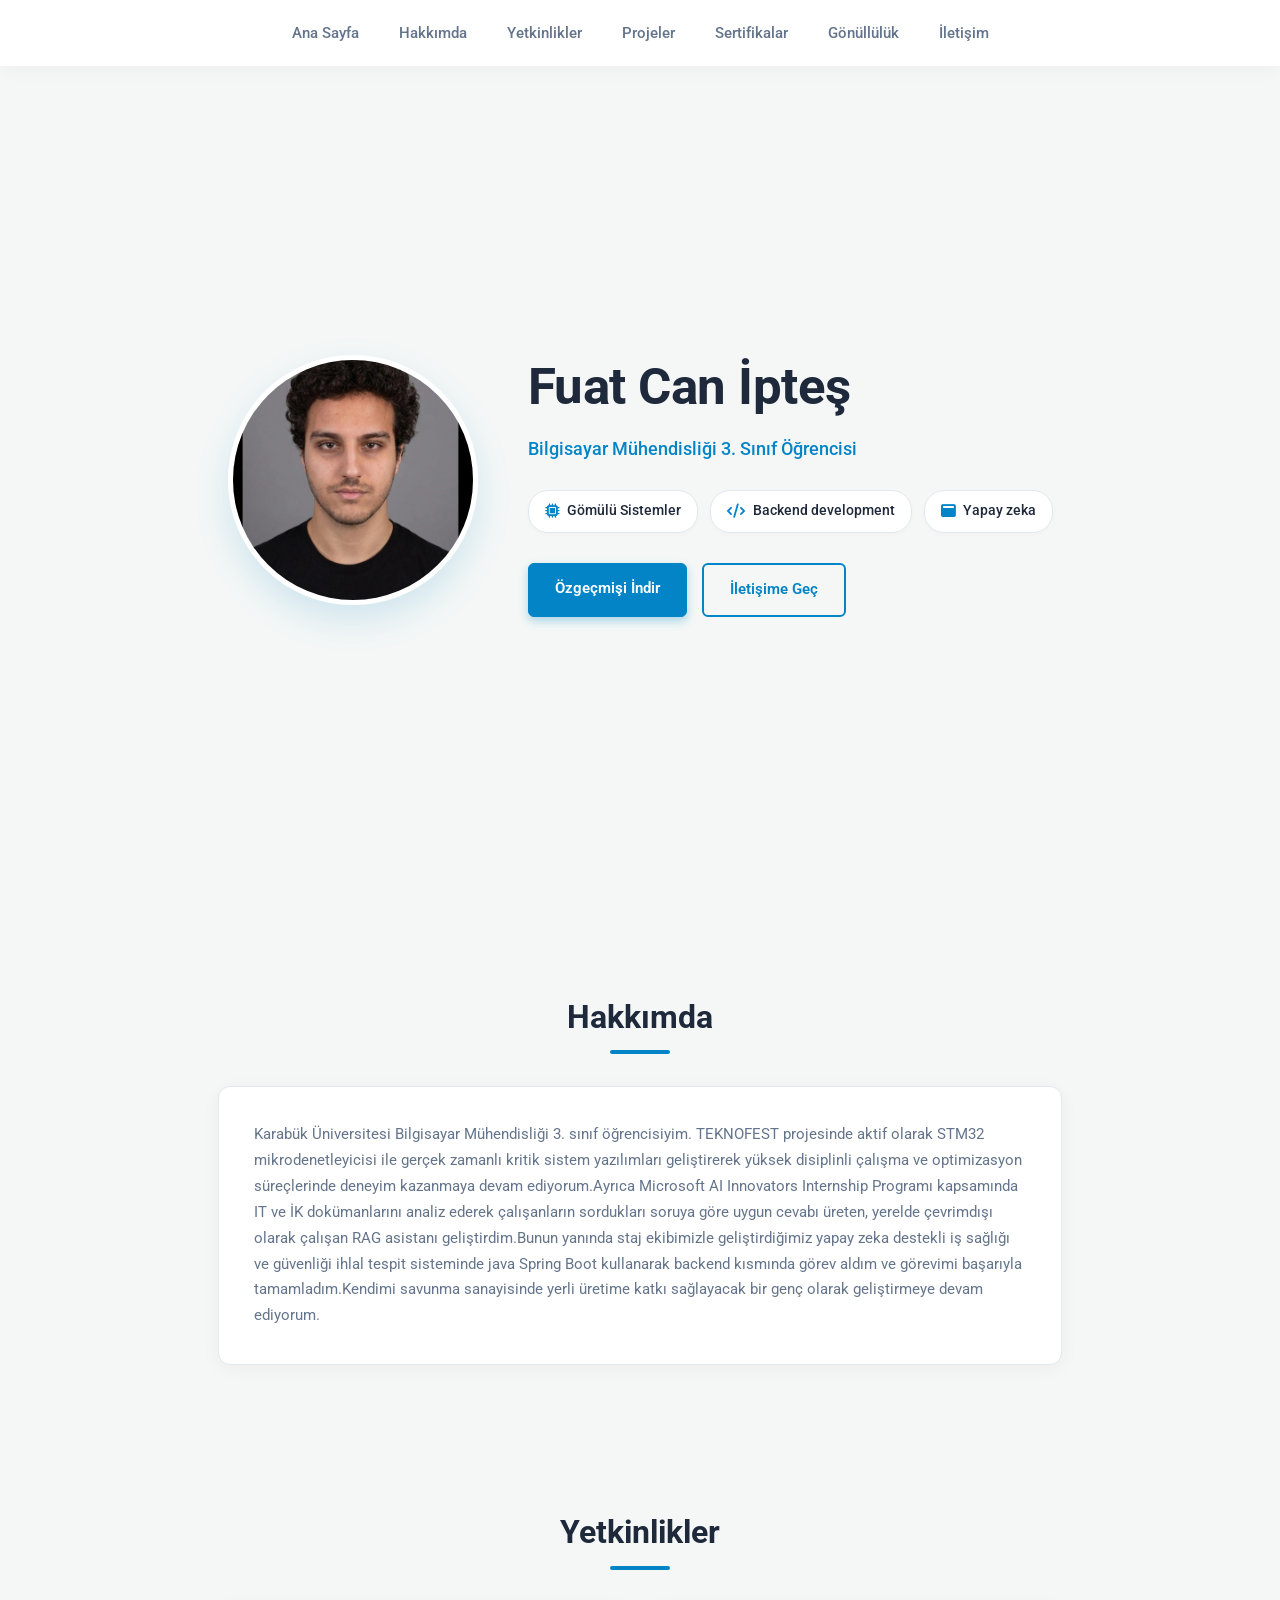
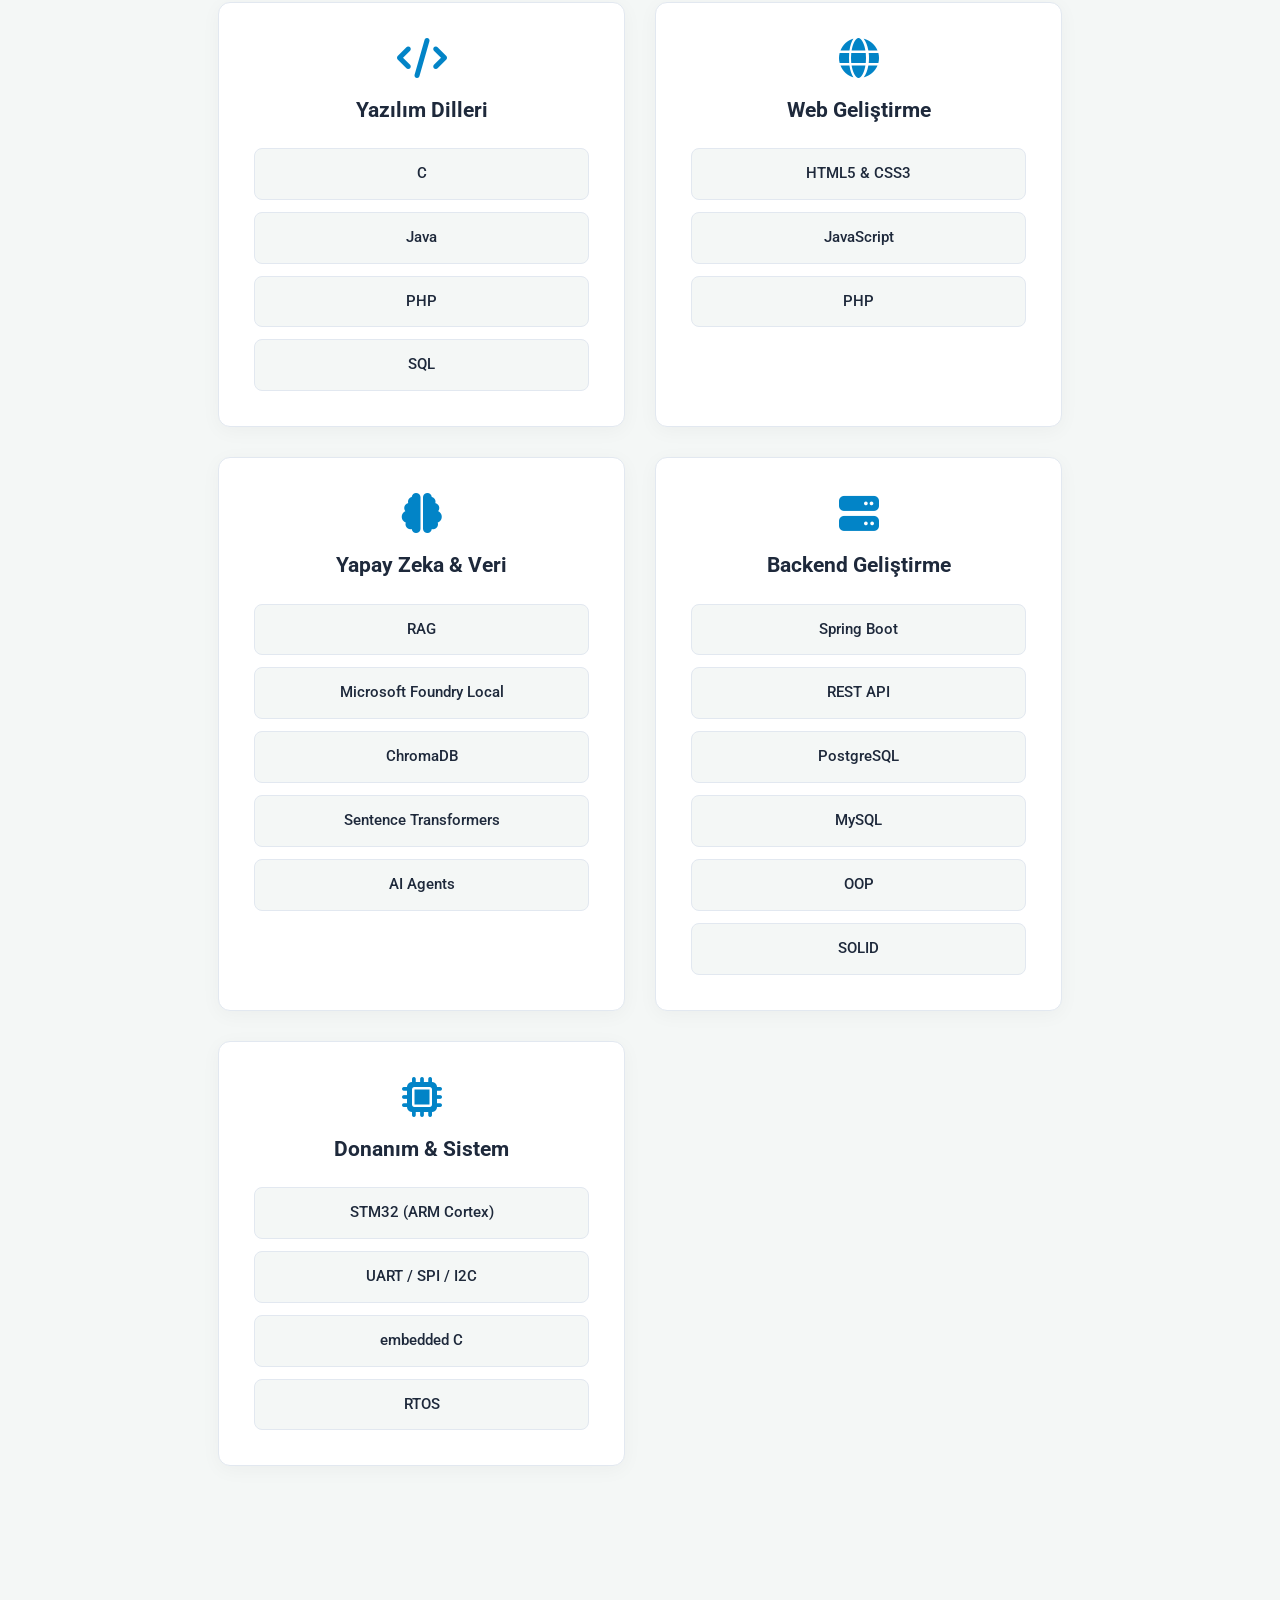
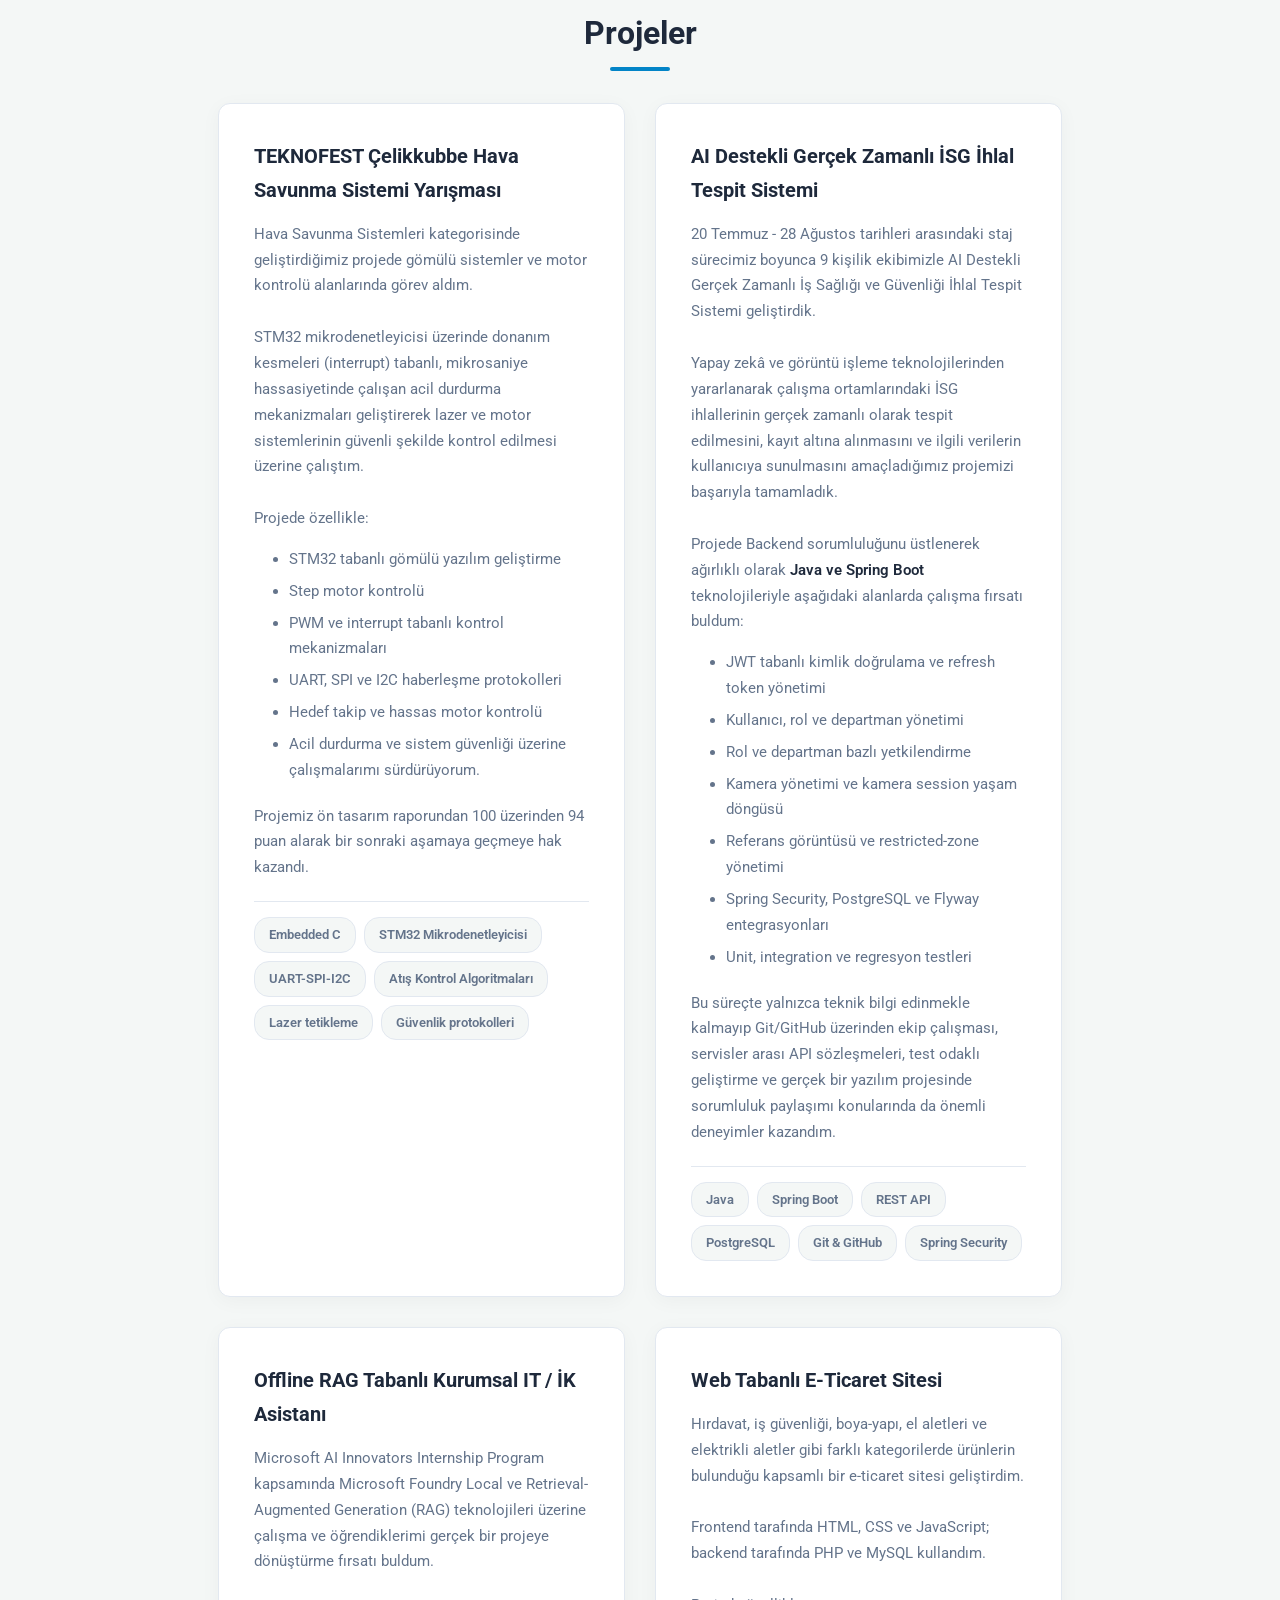
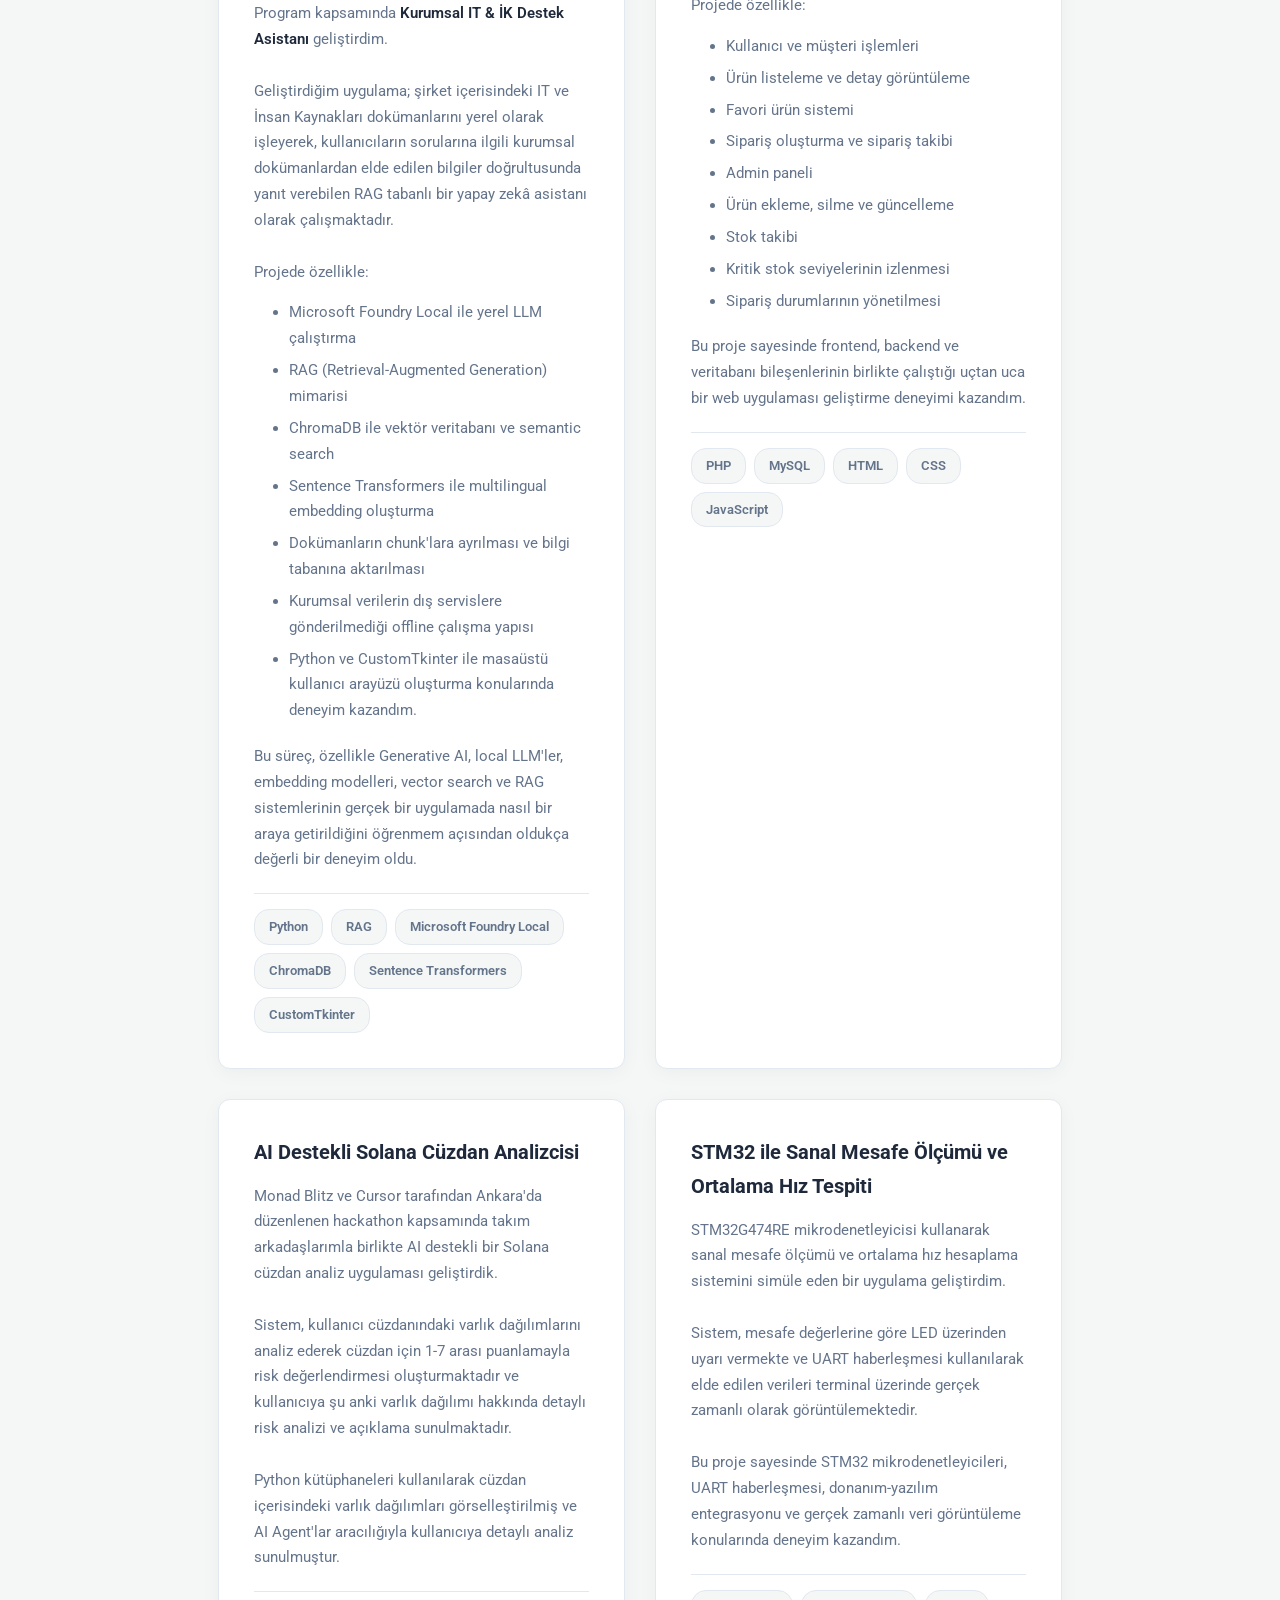
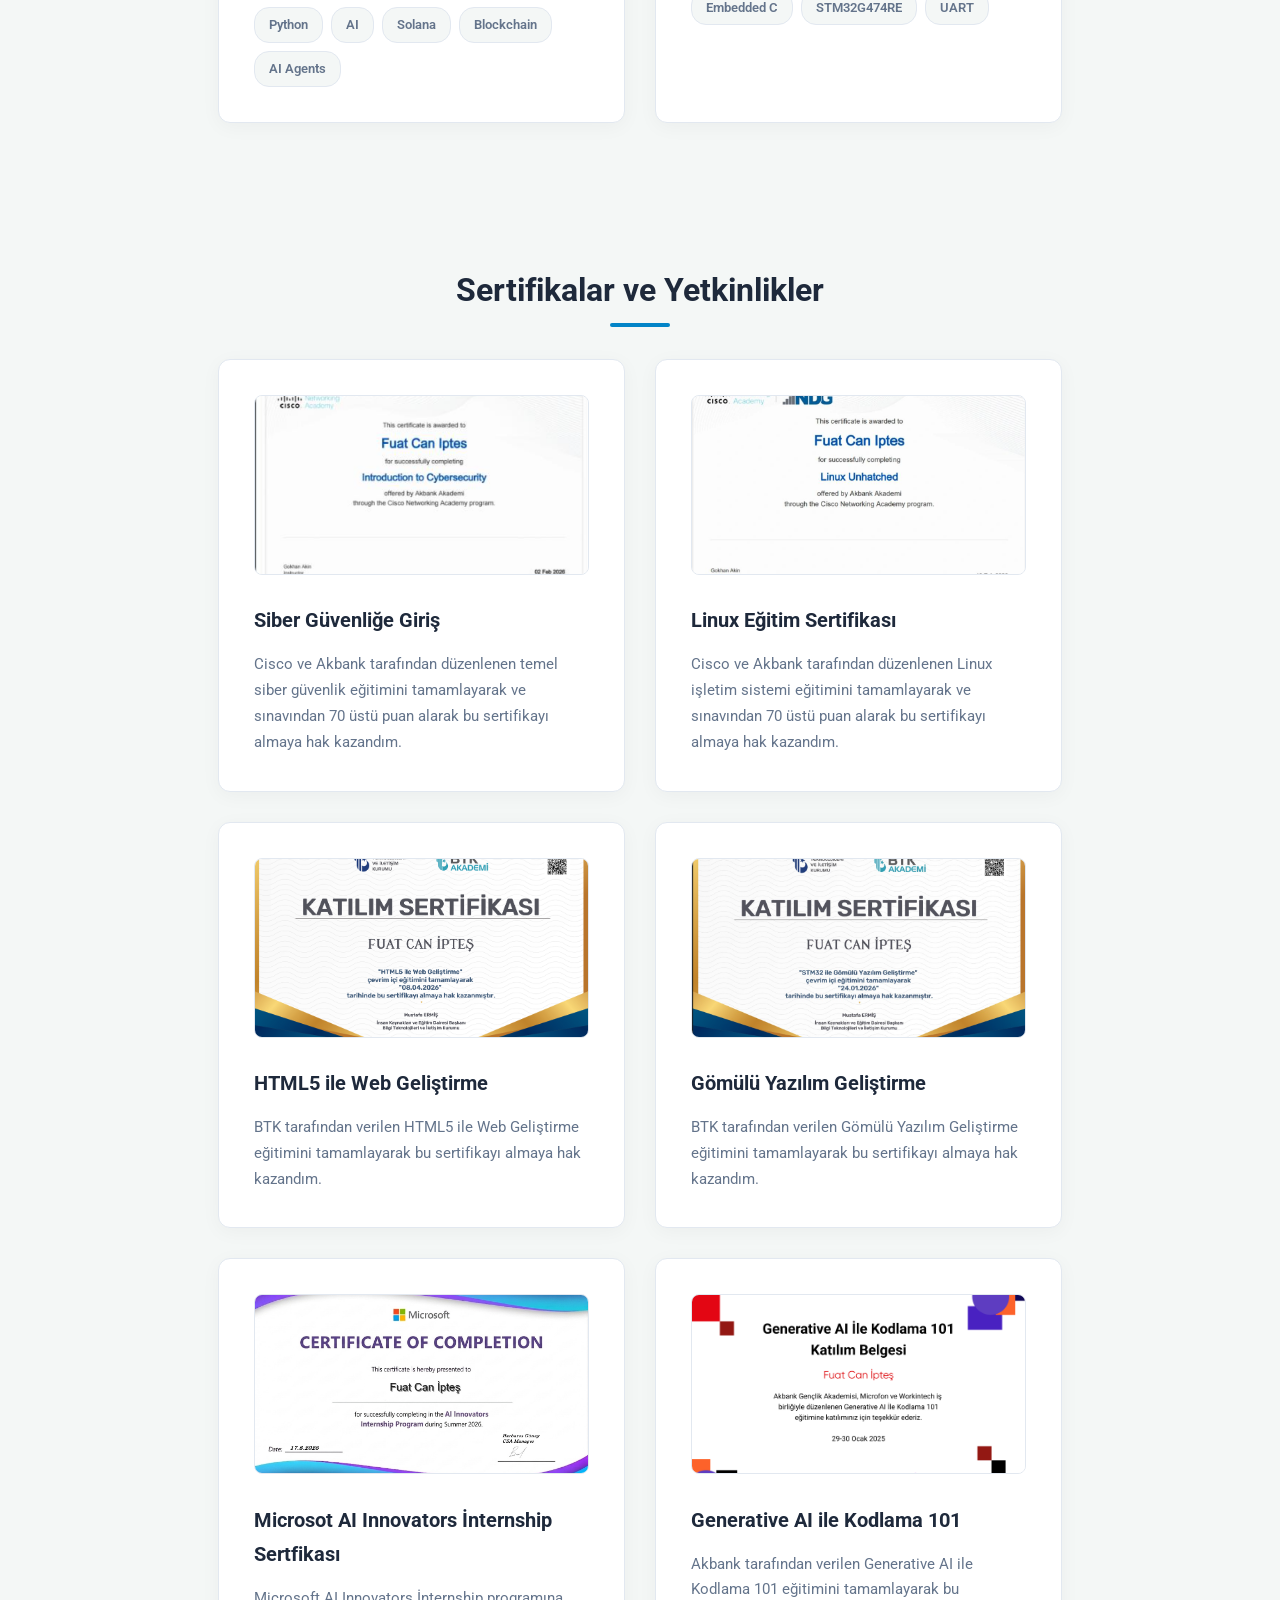
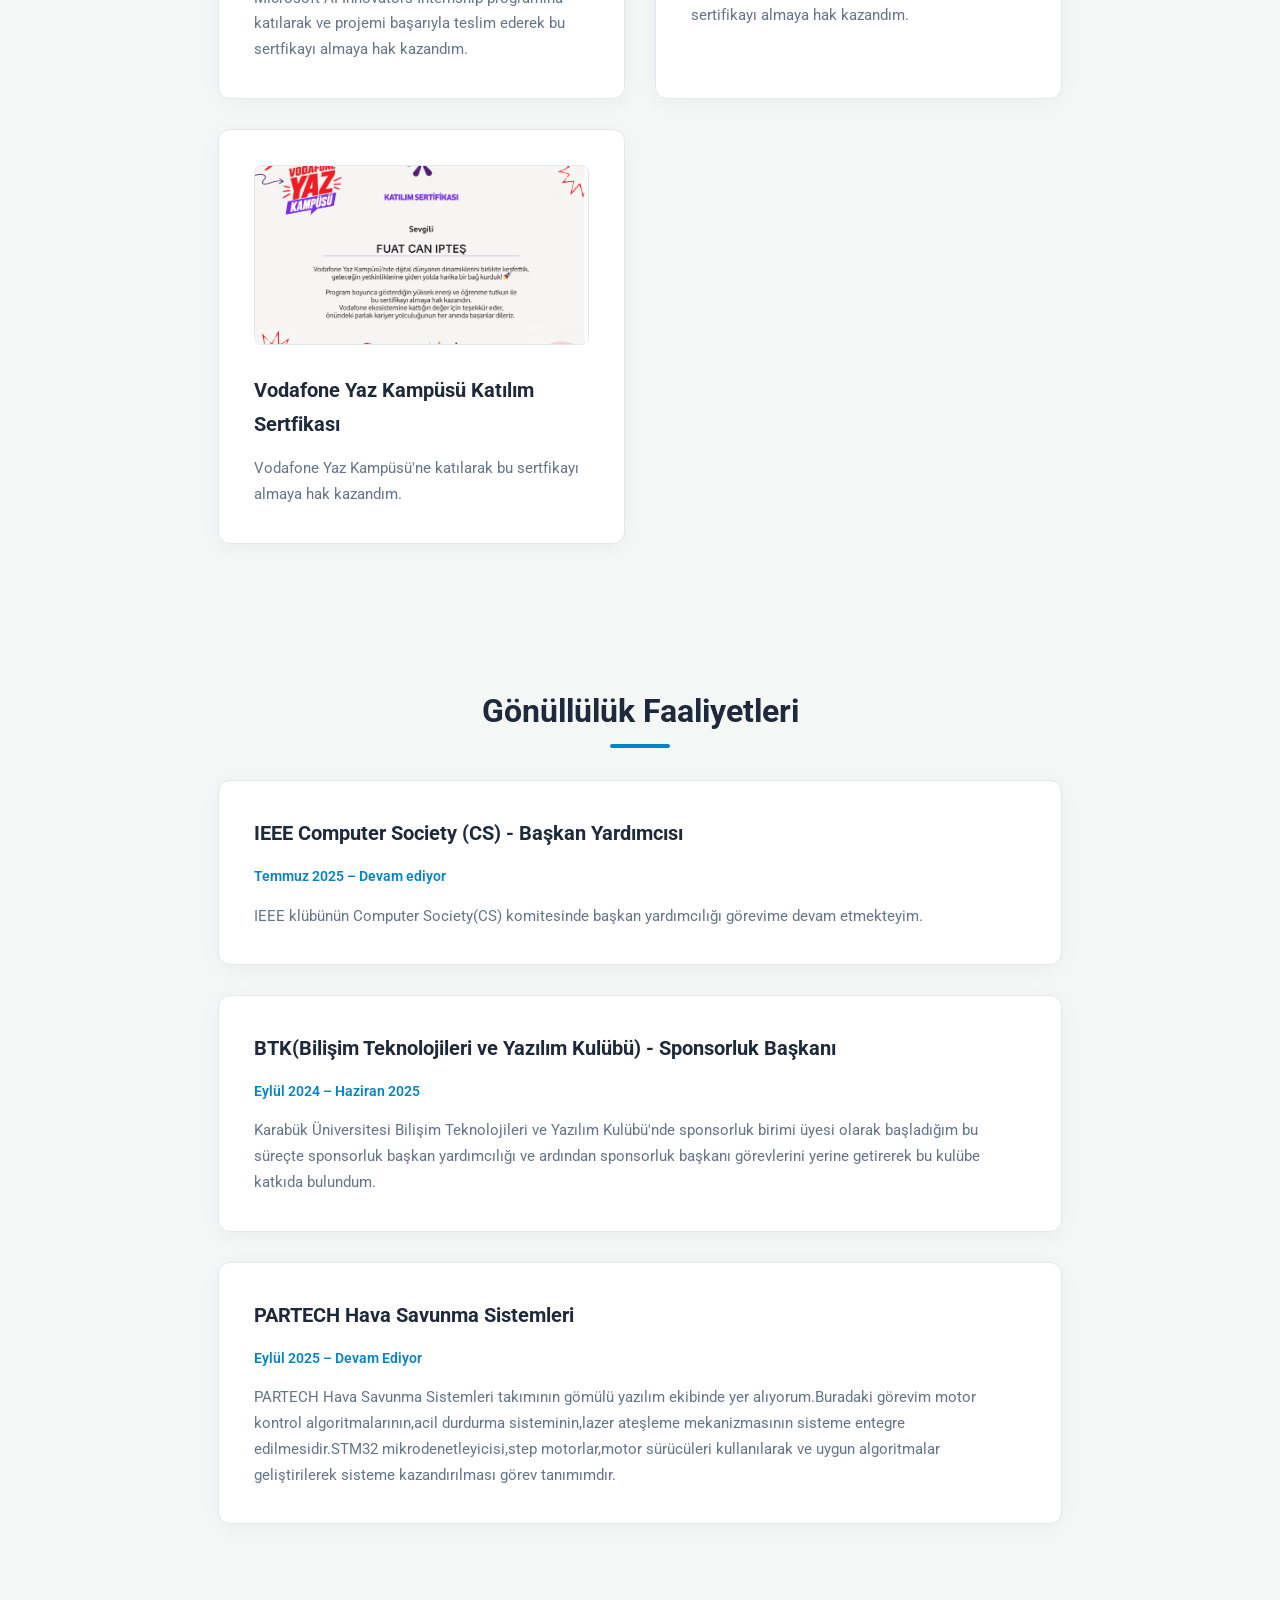
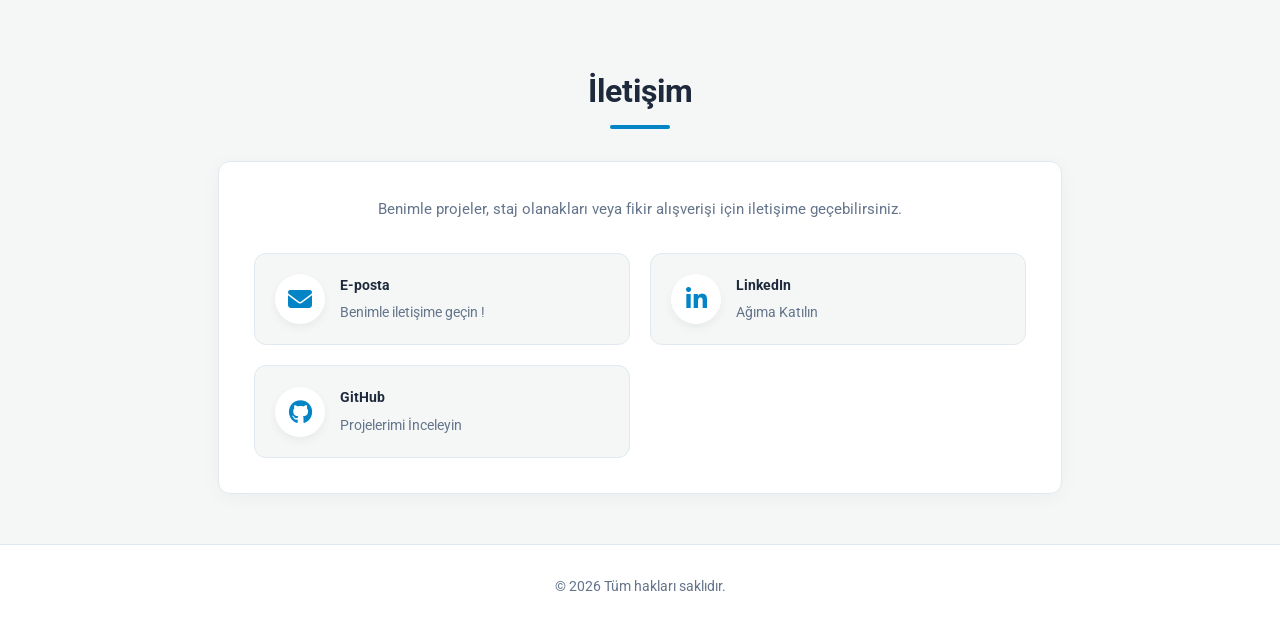
<file: index.html>
<!DOCTYPE html>
<html lang="tr">
<head>
    <meta charset="UTF-8">
    <meta name="viewport" content="width=device-width, initial-scale=1.0">
    <title>Kişisel Portfolyo</title>
    <link rel="stylesheet" href="https://cdnjs.cloudflare.com/ajax/libs/font-awesome/6.5.1/css/all.min.css">
    <link rel="stylesheet" href="style.css">
</head>
<body>

    <!-- Üst Menü -->
    <header>
        <nav>
            <ul>
                <li><a href="#hero-premium">Ana Sayfa</a></li>
                <li><a href="#hakkimda">Hakkımda</a></li>
                <li><a href="#yetkinlikler">Yetkinlikler</a></li>
                <li><a href="#projeler">Projeler</a></li>
                <li><a href="#sertifikalar">Sertifikalar</a></li>
                <li><a href="#gonulluluk">Gönüllülük</a></li>
                <li><a href="#iletisim">İletişim</a></li>
            </ul>
        </nav>
    </header>

    <!-- Giriş (Hero) Bölümü -->
   <section id="hero-premium">
    <div class="hero-container scroll-anim">
        <div class="hero-photo-side">
            <div class="profile-img-frame">
                <img src="fotolar/fotom.jpeg" alt="Profil Fotoğrafı" class="profile-img-large">
            </div>
        </div>

        <div class="hero-text-side">
            <h1>Fuat Can İpteş</h1> <p class="hero-title">Bilgisayar Mühendisliği 3. Sınıf Öğrencisi</p>
            
            <div class="hero-tags">
                <span class="skill-tag">
                    <i class="fa-solid fa-microchip"></i> Gömülü Sistemler
                </span>
                <span class="skill-tag">
                    <i class="fa-solid fa-code"></i> Backend development
                </span>
                <span class="skill-tag">
    <i class="fa-solid fa-window-maximize"></i> Yapay zeka
</span>
            </div>

          <div class="hero-actions">
               <a href="fotolar/CV_Fuat_Can.pdf" class="btn-primary" download>Özgeçmişi İndir</a>
                
                <a href="#iletisim" class="btn-secondary">İletişime Geç</a>
            </div>
        </div>
    </div>
</section>

    <!-- Kariyer Özeti -->
    <section id="hakkimda" class="scroll-anim">
        <h2>Hakkımda</h2>
        <div class="card-clean">
            <p>
Karabük Üniversitesi Bilgisayar Mühendisliği 3. sınıf öğrencisiyim. TEKNOFEST projesinde aktif olarak STM32 
mikrodenetleyicisi ile gerçek zamanlı kritik sistem yazılımları geliştirerek yüksek disiplinli çalışma ve optimizasyon 
süreçlerinde deneyim kazanmaya devam ediyorum.Ayrıca Microsoft AI Innovators Internship Programı kapsamında 
IT ve İK dokümanlarını analiz ederek çalışanların sordukları soruya göre uygun cevabı üreten, yerelde çevrimdışı 
olarak çalışan RAG asistanı geliştirdim.Bunun yanında staj ekibimizle geliştirdiğimiz yapay zeka destekli iş sağlığı ve 
güvenliği ihlal tespit sisteminde java Spring Boot  kullanarak backend kısmında görev aldım ve görevimi başarıyla 
tamamladım.Kendimi savunma sanayisinde yerli üretime katkı sağlayacak bir genç olarak geliştirmeye devam 
ediyorum.
        </div>
    </section>


<section id="yetkinlikler" class="scroll-anim">
        <h2>Yetkinlikler</h2>
        <div class="grid-container">
            
            <div class="card-clean skill-box">
                <i class="fa-solid fa-code icon-skill"></i>
                <h3>Yazılım Dilleri</h3>
                <div class="skill-list-clean">
                    <span>C</span>
                    <span>Java</span>
                    <span>PHP</span>
                    <span>SQL</span>
                    
                </div>
            </div>

            <div class="card-clean skill-box">
                <i class="fa-solid fa-globe icon-skill"></i>
                <h3>Web Geliştirme</h3>
                <div class="skill-list-clean">
                    <span>HTML5 & CSS3</span>
                    <span>JavaScript</span>
                    <span>PHP</span>

                </div>
            </div>

            <div class="card-clean skill-box">
            <i class="fa-solid fa-brain icon-skill"></i>
            <h3>Yapay Zeka & Veri</h3>

            <div class="skill-list-clean">
                <span>RAG</span>
                <span>Microsoft Foundry Local</span>
                <span>ChromaDB</span>
                <span>Sentence Transformers</span>
                <span>AI Agents</span>
            </div>
        </div>

         <div class="card-clean skill-box">
            <i class="fa-solid fa-server icon-skill"></i>
            <h3>Backend Geliştirme</h3>

            <div class="skill-list-clean">
                <span>Spring Boot</span>
                <span>REST API</span>
                <span>PostgreSQL</span>
                <span>MySQL</span>
                <span>OOP</span>
                <span>SOLID</span>
            </div>
        </div>

            <div class="card-clean skill-box">
                <i class="fa-solid fa-microchip icon-skill"></i>
                <h3>Donanım & Sistem</h3>
                <div class="skill-list-clean">
                    <span>STM32 (ARM Cortex)</span>
                    <span>UART / SPI / I2C</span>
                    <span>embedded C</span>
                    <span>RTOS</span>
                   
                </div>
            </div>

        </div>
    </section>


    <!-- Projeler -->
    <section id="projeler" class="scroll-anim">
        <h2>Projeler</h2>
        <div class="grid-container">
            <article class="card-clean">
            <h3>TEKNOFEST Çelikkubbe Hava Savunma Sistemi Yarışması</h3>

            <div class="project-description">
                Hava Savunma Sistemleri kategorisinde geliştirdiğimiz projede gömülü
                sistemler ve motor kontrolü alanlarında görev aldım.
                <br><br>

                STM32 mikrodenetleyicisi üzerinde donanım kesmeleri (interrupt) tabanlı,
                mikrosaniye hassasiyetinde çalışan acil durdurma mekanizmaları geliştirerek
                lazer ve motor sistemlerinin güvenli şekilde kontrol edilmesi üzerine çalıştım.
                <br><br>

                Projede özellikle:

                <ul>
                    <li>STM32 tabanlı gömülü yazılım geliştirme</li>
                    <li>Step motor kontrolü</li>
                    <li>PWM ve interrupt tabanlı kontrol mekanizmaları</li>
                    <li>UART, SPI ve I2C haberleşme protokolleri</li>
                    <li>Hedef takip ve hassas motor kontrolü</li>
                    <li>Acil durdurma ve sistem güvenliği üzerine çalışmalarımı sürdürüyorum.</li>
                </ul>

                Projemiz ön tasarım raporundan 100 üzerinden 94 puan alarak
                bir sonraki aşamaya geçmeye hak kazandı.
            </div>

            <div class="project-tech-tags">
                <span class="tech-tag">Embedded C</span>
                <span class="tech-tag">STM32 Mikrodenetleyicisi</span>
                <span class="tech-tag">UART-SPI-I2C</span>
                <span class="tech-tag">Atış Kontrol Algoritmaları</span>
                <span class="tech-tag">Lazer tetikleme</span>
                <span class="tech-tag">Güvenlik protokolleri</span>
            </div>
        </article>
<article class="card-clean">
    <h3>AI Destekli Gerçek Zamanlı İSG İhlal Tespit Sistemi</h3>

    <div class="project-description">
        20 Temmuz - 28 Ağustos tarihleri arasındaki staj sürecimiz boyunca
        9 kişilik ekibimizle AI Destekli Gerçek Zamanlı İş Sağlığı ve Güvenliği
        İhlal Tespit Sistemi geliştirdik.
        <br><br>

        Yapay zekâ ve görüntü işleme teknolojilerinden yararlanarak çalışma
        ortamlarındaki İSG ihlallerinin gerçek zamanlı olarak tespit edilmesini,
        kayıt altına alınmasını ve ilgili verilerin kullanıcıya sunulmasını
        amaçladığımız projemizi başarıyla tamamladık.
        <br><br>

        Projede Backend sorumluluğunu üstlenerek ağırlıklı olarak
        <strong>Java ve Spring Boot</strong> teknolojileriyle aşağıdaki alanlarda
        çalışma fırsatı buldum:

        <ul>
            <li>JWT tabanlı kimlik doğrulama ve refresh token yönetimi</li>
            <li>Kullanıcı, rol ve departman yönetimi</li>
            <li>Rol ve departman bazlı yetkilendirme</li>
            <li>Kamera yönetimi ve kamera session yaşam döngüsü</li>
            <li>Referans görüntüsü ve restricted-zone yönetimi</li>
            <li>Spring Security, PostgreSQL ve Flyway entegrasyonları</li>
            <li>Unit, integration ve regresyon testleri</li>
        </ul>

        Bu süreçte yalnızca teknik bilgi edinmekle kalmayıp Git/GitHub üzerinden
        ekip çalışması, servisler arası API sözleşmeleri, test odaklı geliştirme
        ve gerçek bir yazılım projesinde sorumluluk paylaşımı konularında da
        önemli deneyimler kazandım.
    </div>

    <div class="project-tech-tags">
        <span class="tech-tag">Java</span>
        <span class="tech-tag">Spring Boot</span>
        <span class="tech-tag">REST API</span>
        <span class="tech-tag">PostgreSQL</span>
        <span class="tech-tag">Git & GitHub</span>
        <span class="tech-tag">Spring Security</span>
    </div>
</article>


<article class="card-clean">
    <h3>Offline RAG Tabanlı Kurumsal IT / İK Asistanı</h3>

    <div class="project-description">
        Microsoft AI Innovators Internship Program kapsamında Microsoft Foundry
        Local ve Retrieval-Augmented Generation (RAG) teknolojileri üzerine
        çalışma ve öğrendiklerimi gerçek bir projeye dönüştürme fırsatı buldum.
        <br><br>

        Program kapsamında <strong>Kurumsal IT & İK Destek Asistanı</strong>
        geliştirdim.
        <br><br>

        Geliştirdiğim uygulama; şirket içerisindeki IT ve İnsan Kaynakları
        dokümanlarını yerel olarak işleyerek, kullanıcıların sorularına ilgili
        kurumsal dokümanlardan elde edilen bilgiler doğrultusunda yanıt verebilen
        RAG tabanlı bir yapay zekâ asistanı olarak çalışmaktadır.
        <br><br>

        Projede özellikle:

        <ul>
            <li>Microsoft Foundry Local ile yerel LLM çalıştırma</li>
            <li>RAG (Retrieval-Augmented Generation) mimarisi</li>
            <li>ChromaDB ile vektör veritabanı ve semantic search</li>
            <li>Sentence Transformers ile multilingual embedding oluşturma</li>
            <li>Dokümanların chunk'lara ayrılması ve bilgi tabanına aktarılması</li>
            <li>Kurumsal verilerin dış servislere gönderilmediği offline çalışma yapısı</li>
            <li>Python ve CustomTkinter ile masaüstü kullanıcı arayüzü oluşturma konularında deneyim kazandım.</li>
        </ul>

        Bu süreç, özellikle Generative AI, local LLM'ler, embedding modelleri,
        vector search ve RAG sistemlerinin gerçek bir uygulamada nasıl bir araya
        getirildiğini öğrenmem açısından oldukça değerli bir deneyim oldu.
    </div>

    <div class="project-tech-tags">
        <span class="tech-tag">Python</span>
        <span class="tech-tag">RAG</span>
        <span class="tech-tag">Microsoft Foundry Local</span>
        <span class="tech-tag">ChromaDB</span>
        <span class="tech-tag">Sentence Transformers</span>
        <span class="tech-tag">CustomTkinter</span>
    </div>
</article>

<article class="card-clean">
            <h3>Web Tabanlı E-Ticaret Sitesi</h3>

            <div class="project-description">
                Hırdavat, iş güvenliği, boya-yapı, el aletleri ve elektrikli
                aletler gibi farklı kategorilerde ürünlerin bulunduğu kapsamlı
                bir e-ticaret sitesi geliştirdim.
                <br><br>

                Frontend tarafında HTML, CSS ve JavaScript; backend tarafında
                PHP ve MySQL kullandım.
                <br><br>

                Projede özellikle:

                <ul>
                    <li>Kullanıcı ve müşteri işlemleri</li>
                    <li>Ürün listeleme ve detay görüntüleme</li>
                    <li>Favori ürün sistemi</li>
                    <li>Sipariş oluşturma ve sipariş takibi</li>
                    <li>Admin paneli</li>
                    <li>Ürün ekleme, silme ve güncelleme</li>
                    <li>Stok takibi</li>
                    <li>Kritik stok seviyelerinin izlenmesi</li>
                    <li>Sipariş durumlarının yönetilmesi</li>
                </ul>

                Bu proje sayesinde frontend, backend ve veritabanı bileşenlerinin
                birlikte çalıştığı uçtan uca bir web uygulaması geliştirme deneyimi kazandım.
            </div>

            <div class="project-tech-tags">
                <span class="tech-tag">PHP</span>
                <span class="tech-tag">MySQL</span>
                <span class="tech-tag">HTML</span>
                <span class="tech-tag">CSS</span>
                <span class="tech-tag">JavaScript</span>
            </div>
        </article>

        <article class="card-clean">
            <h3>AI Destekli Solana Cüzdan Analizcisi</h3>

            <div class="project-description">
                Monad Blitz ve Cursor tarafından Ankara'da düzenlenen hackathon
                kapsamında takım arkadaşlarımla birlikte AI destekli bir Solana
                cüzdan analiz uygulaması geliştirdik.
                <br><br>

                Sistem, kullanıcı cüzdanındaki varlık dağılımlarını analiz ederek
                cüzdan için 1-7 arası puanlamayla risk değerlendirmesi oluşturmaktadır ve kullanıcıya şu anki varlık dağılımı hakkında detaylı risk analizi ve açıklama sunulmaktadır.
                <br><br>

                Python kütüphaneleri kullanılarak cüzdan içerisindeki varlık
                dağılımları görselleştirilmiş ve AI Agent'lar aracılığıyla
                kullanıcıya detaylı analiz sunulmuştur.
            </div>

            <div class="project-tech-tags">
                <span class="tech-tag">Python</span>
                <span class="tech-tag">AI</span>
                <span class="tech-tag">Solana</span>
                <span class="tech-tag">Blockchain</span>
                <span class="tech-tag">AI Agents</span>
            </div>
        </article>


        <article class="card-clean">
            <h3>STM32 ile Sanal Mesafe Ölçümü ve Ortalama Hız Tespiti</h3>

            <div class="project-description">
                STM32G474RE mikrodenetleyicisi kullanarak sanal mesafe ölçümü
                ve ortalama hız hesaplama sistemini simüle eden bir uygulama geliştirdim.
                <br><br>

                Sistem, mesafe değerlerine göre LED üzerinden uyarı vermekte ve
                UART haberleşmesi kullanılarak elde edilen verileri terminal üzerinde
                gerçek zamanlı olarak görüntülemektedir.
                <br><br>

                Bu proje sayesinde STM32 mikrodenetleyicileri, UART haberleşmesi,
                donanım-yazılım entegrasyonu ve gerçek zamanlı veri görüntüleme
                konularında deneyim kazandım.
            </div>

            <div class="project-tech-tags">
                <span class="tech-tag">Embedded C</span>
                <span class="tech-tag">STM32G474RE</span>
                <span class="tech-tag">UART</span>
            </div>
        </article>



            


        </div>
    </section>

    <!-- Sertifikalar -->
    <section id="sertifikalar" class="scroll-anim">
        <h2>Sertifikalar ve Yetkinlikler</h2>
        <div class="grid-container">
            <div class="card-clean">
                <img src="fotolar/siber.png" alt="Siber Güvenlik Sertifikası" class="cert-img">
                <h3>Siber Güvenliğe Giriş</h3>
                <p>Cisco ve Akbank tarafından düzenlenen temel siber güvenlik eğitimini tamamlayarak ve sınavından 70 üstü puan alarak bu sertifikayı almaya hak kazandım.</p>
            </div>
            <div class="card-clean">
                <img src="fotolar/linux.png" alt="Linux Sertifikası" class="cert-img">
                <h3>Linux Eğitim Sertifikası</h3>
                <p>Cisco ve Akbank tarafından düzenlenen Linux işletim sistemi eğitimini tamamlayarak ve sınavından 70 üstü puan alarak bu sertifikayı almaya hak kazandım.</p>
            </div>

 <div class="card-clean">
                <img src="fotolar/web.png" alt="sertfika" class="cert-img">
                <h3>HTML5 ile Web Geliştirme</h3>
                <p>BTK tarafından verilen HTML5 ile Web Geliştirme eğitimini tamamlayarak bu sertifikayı almaya hak kazandım.</p>
            </div>

            <div class="card-clean">
                <img src="fotolar/gömülü.png" alt="sertfika" class="cert-img">
                <h3>Gömülü Yazılım Geliştirme</h3>
                <p>BTK tarafından verilen Gömülü Yazılım Geliştirme eğitimini tamamlayarak bu sertifikayı almaya hak kazandım.</p>
            </div>

              <div class="card-clean">
                <img src="fotolar/microsoft.jpg" alt="sertfika" class="cert-img">
                <h3>Microsot AI Innovators İnternship Sertfikası   </h3>
                <p>Microsoft AI Innovators İnternship programına katılarak ve projemi başarıyla teslim ederek  bu sertfikayı almaya hak kazandım.</p>
            </div>

  <div class="card-clean">
                <img src="fotolar/akbank.png" alt="Linux Sertifikası" class="cert-img">
                <h3>Generative AI ile Kodlama 101  </h3>
                <p>Akbank tarafından verilen Generative AI ile Kodlama 101 eğitimini tamamlayarak bu sertifikayı almaya hak kazandım.</p>
            </div>

              <div class="card-clean">
                <img src="fotolar/vodafone.png" alt="Vodafone Yaz Kampüsü Katılım Sertfikası" class="cert-img">
                <h3>Vodafone Yaz Kampüsü Katılım Sertfikası  </h3>
                <p>Vodafone Yaz Kampüsü'ne katılarak bu sertfikayı almaya hak kazandım.</p>
            </div>




        </div>
    </section>

    <!-- Gönüllülük Faaliyetleri -->
    <section id="gonulluluk" class="scroll-anim">
        <h2>Gönüllülük Faaliyetleri</h2>
        <div class="card-clean">
            <h3>IEEE Computer Society (CS) - Başkan Yardımcısı</h3>
            <p class="date-text">Temmuz 2025 – Devam ediyor</p>
            <p>IEEE klübünün Computer Society(CS) komitesinde başkan yardımcılığı görevime devam etmekteyim.</p>
        </div>

        <div class="card-clean">
            <h3>BTK(Bilişim Teknolojileri ve Yazılım Kulübü) - Sponsorluk Başkanı</h3>
            <p class="date-text">Eylül 2024 – Haziran 2025</p>
            <p>Karabük Üniversitesi Bilişim Teknolojileri ve Yazılım Kulübü'nde sponsorluk birimi üyesi olarak başladığım bu süreçte sponsorluk başkan yardımcılığı ve ardından sponsorluk başkanı görevlerini  yerine getirerek bu kulübe katkıda bulundum.</p>
        </div>

         <div class="card-clean">
            <h3>PARTECH Hava Savunma Sistemleri</h3>
            <p class="date-text">Eylül 2025 – Devam Ediyor</p>
            <p>PARTECH Hava Savunma Sistemleri takımının gömülü yazılım ekibinde yer alıyorum.Buradaki görevim motor kontrol algoritmalarının,acil durdurma sisteminin,lazer ateşleme mekanizmasının sisteme entegre edilmesidir.STM32 mikrodenetleyicisi,step motorlar,motor sürücüleri kullanılarak ve uygun algoritmalar geliştirilerek sisteme kazandırılması görev tanımımdır.</p>
        </div>


    </section>

 





    <!-- İletişim -->
   <section id="iletisim" class="scroll-anim">
        <h2>İletişim</h2>
        <div class="card-clean contact-card">
            <p class="contact-desc">Benimle projeler, staj olanakları veya fikir alışverişi için iletişime geçebilirsiniz.</p>
            
            <div class="contact-links">
                <a href="mailto:caniptes2003@gmail.com" class="contact-item">
                    <div class="icon-box"><i class="fa-solid fa-envelope"></i></div>
                    <div class="contact-info">
                        <span class="contact-label">E-posta</span>
                        <span class="contact-value">Benimle iletişime geçin !</span>
                    </div>
                </a>

                <a href="https://www.linkedin.com/in/fuat-can-ipte%C5%9F-9a575328a/" target="_blank" class="contact-item">
                    <div class="icon-box"><i class="fa-brands fa-linkedin-in"></i></div>
                    <div class="contact-info">
                        <span class="contact-label">LinkedIn</span>
                        <span class="contact-value">Ağıma Katılın</span>
                    </div>
                </a>

                <a href="https://github.com/Fuat-Can-iptes" target="_blank" class="contact-item">
                    <div class="icon-box"><i class="fa-brands fa-github"></i></div>
                    <div class="contact-info">
                        <span class="contact-label">GitHub</span>
                        <span class="contact-value">Projelerimi İnceleyin</span>
                    </div>
                </a>
            </div>
        </div>
    </section>

    <footer>
        <p>&copy; 2026 Tüm hakları saklıdır.</p>
    </footer>

    <script src="app.js"></script>
</body>
</html>
</file>
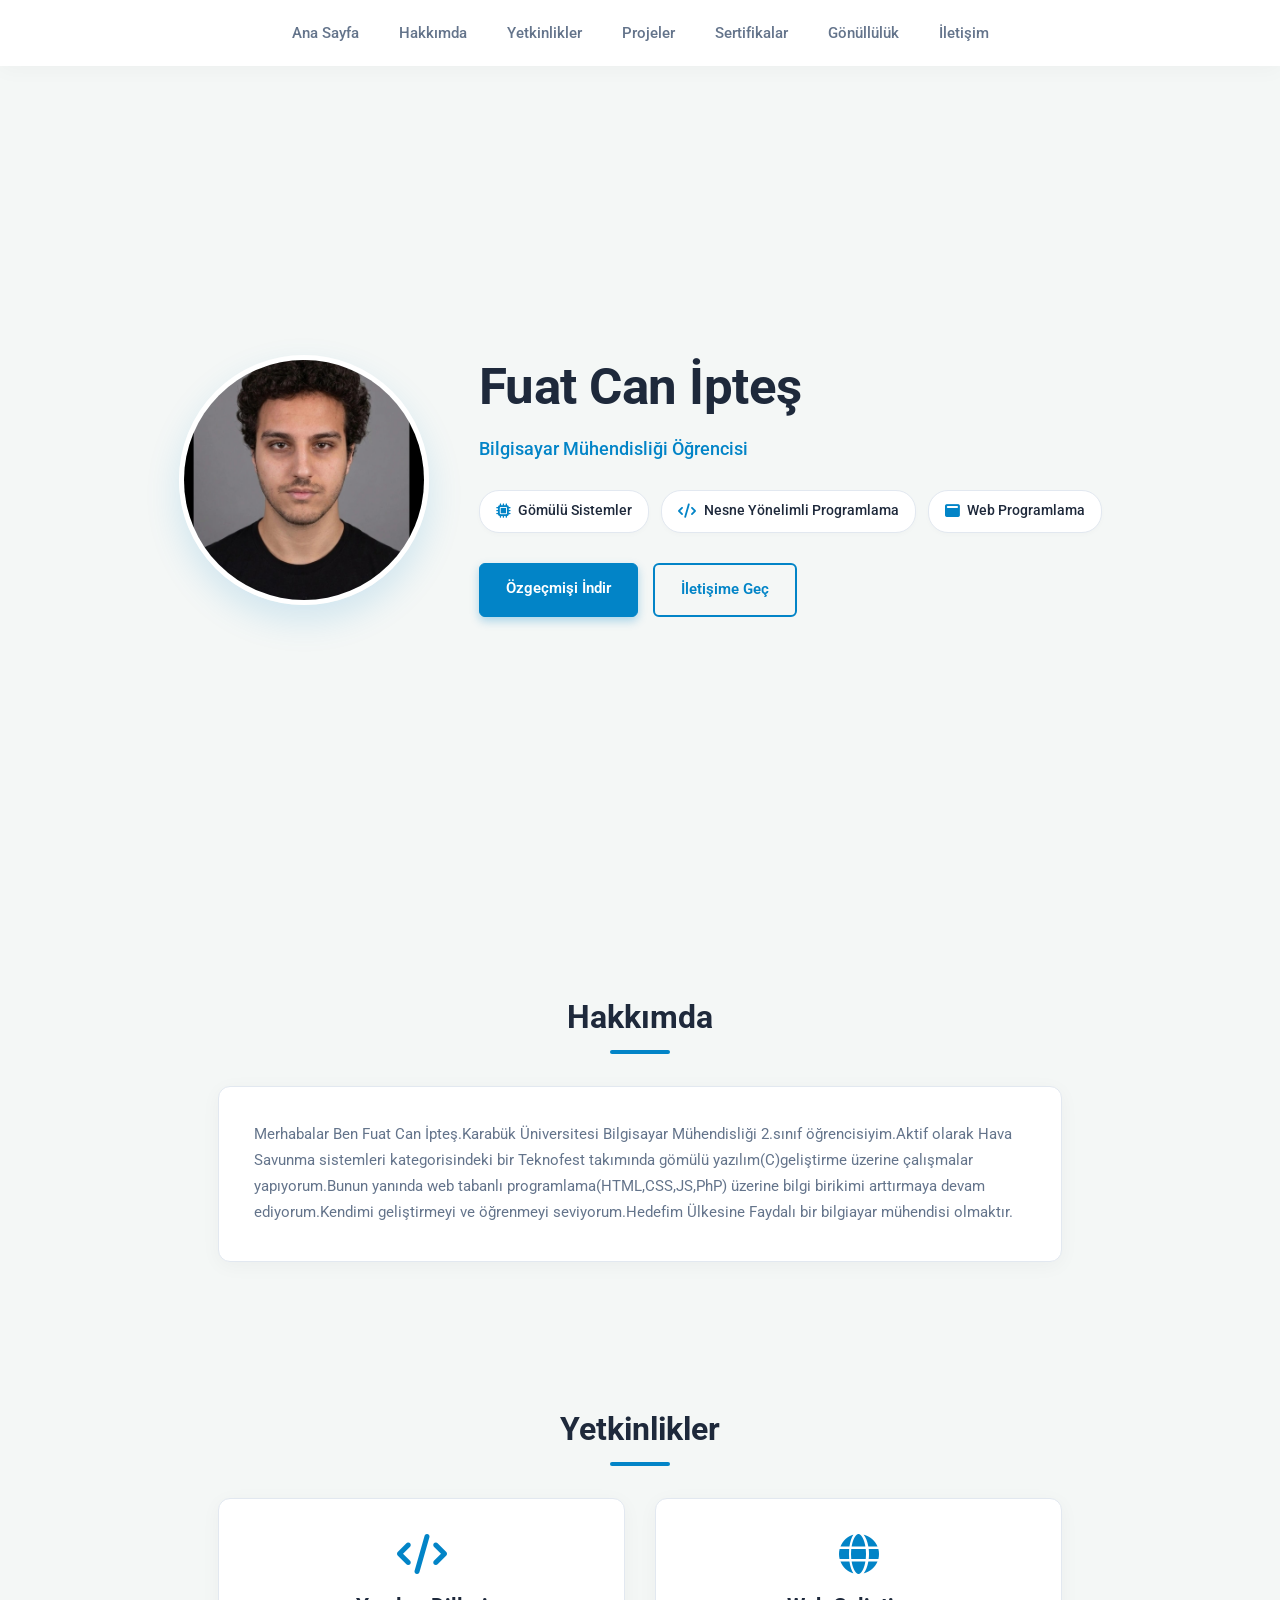
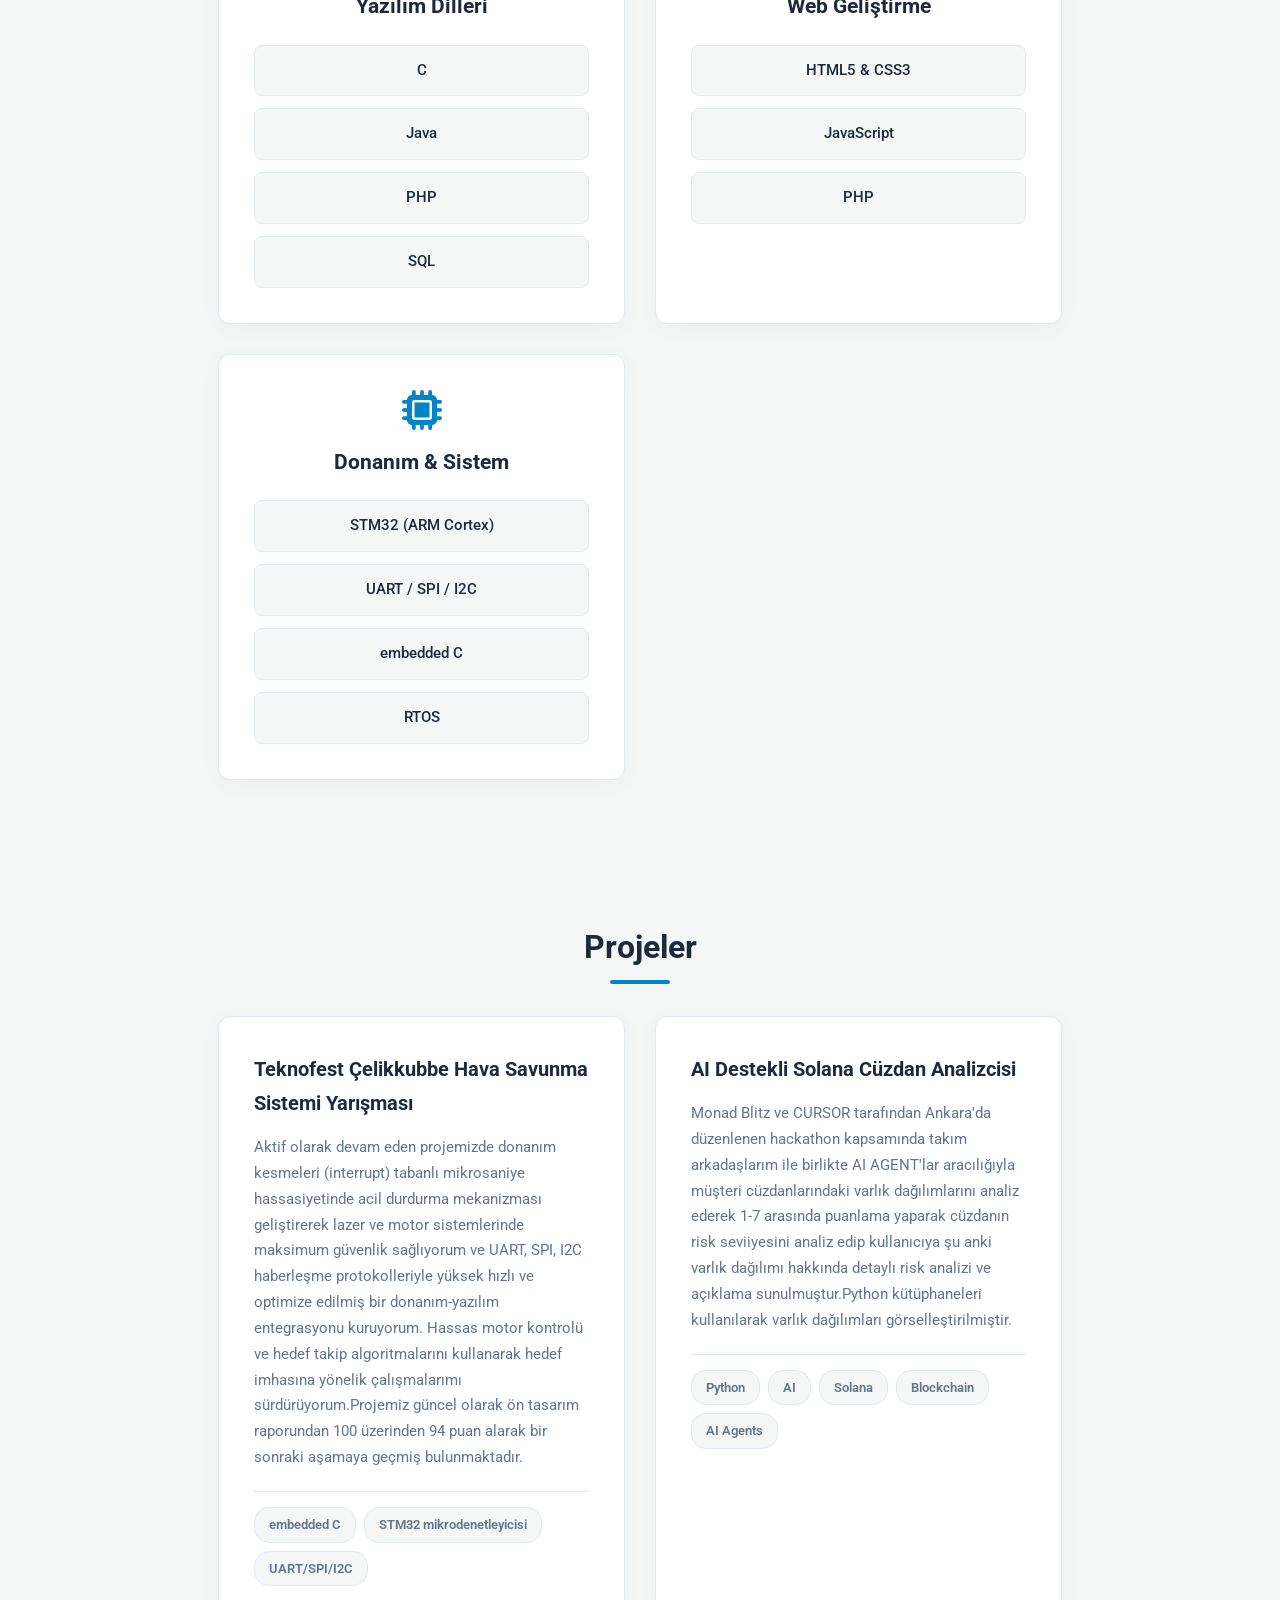
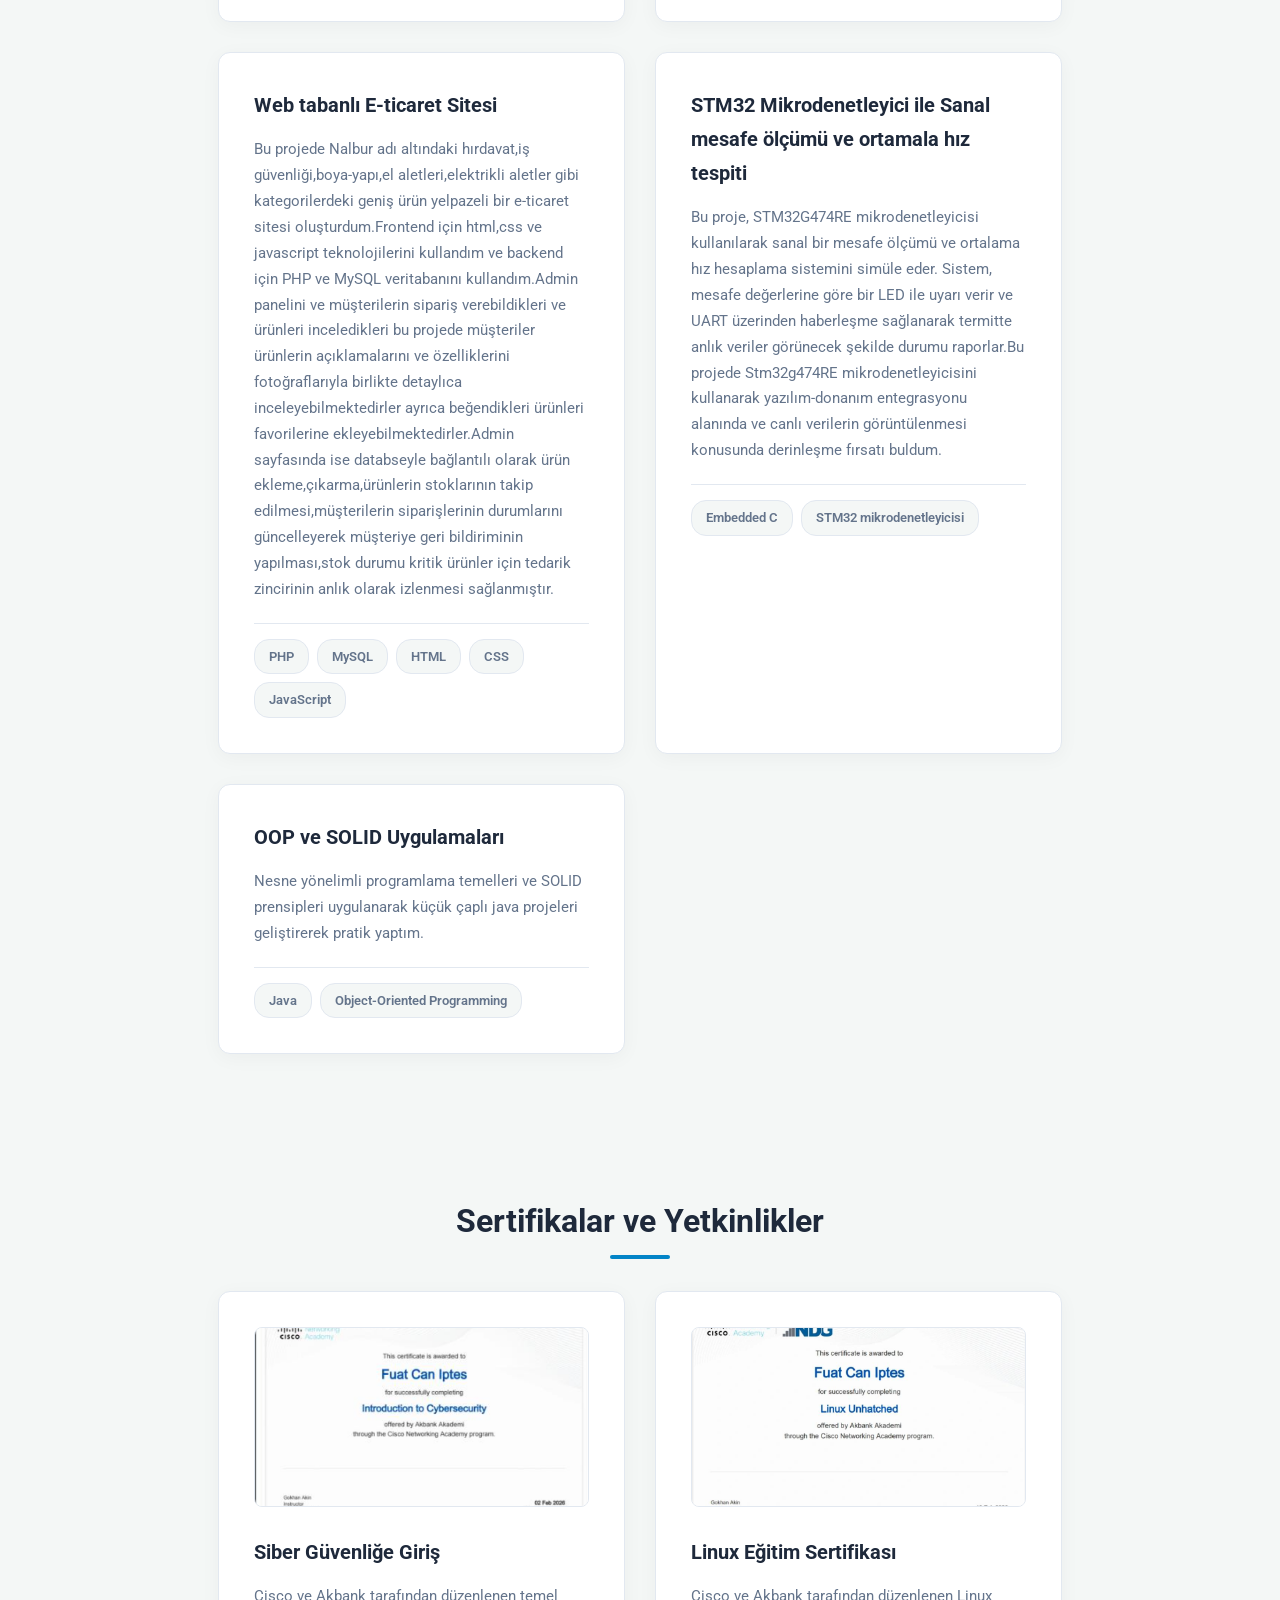
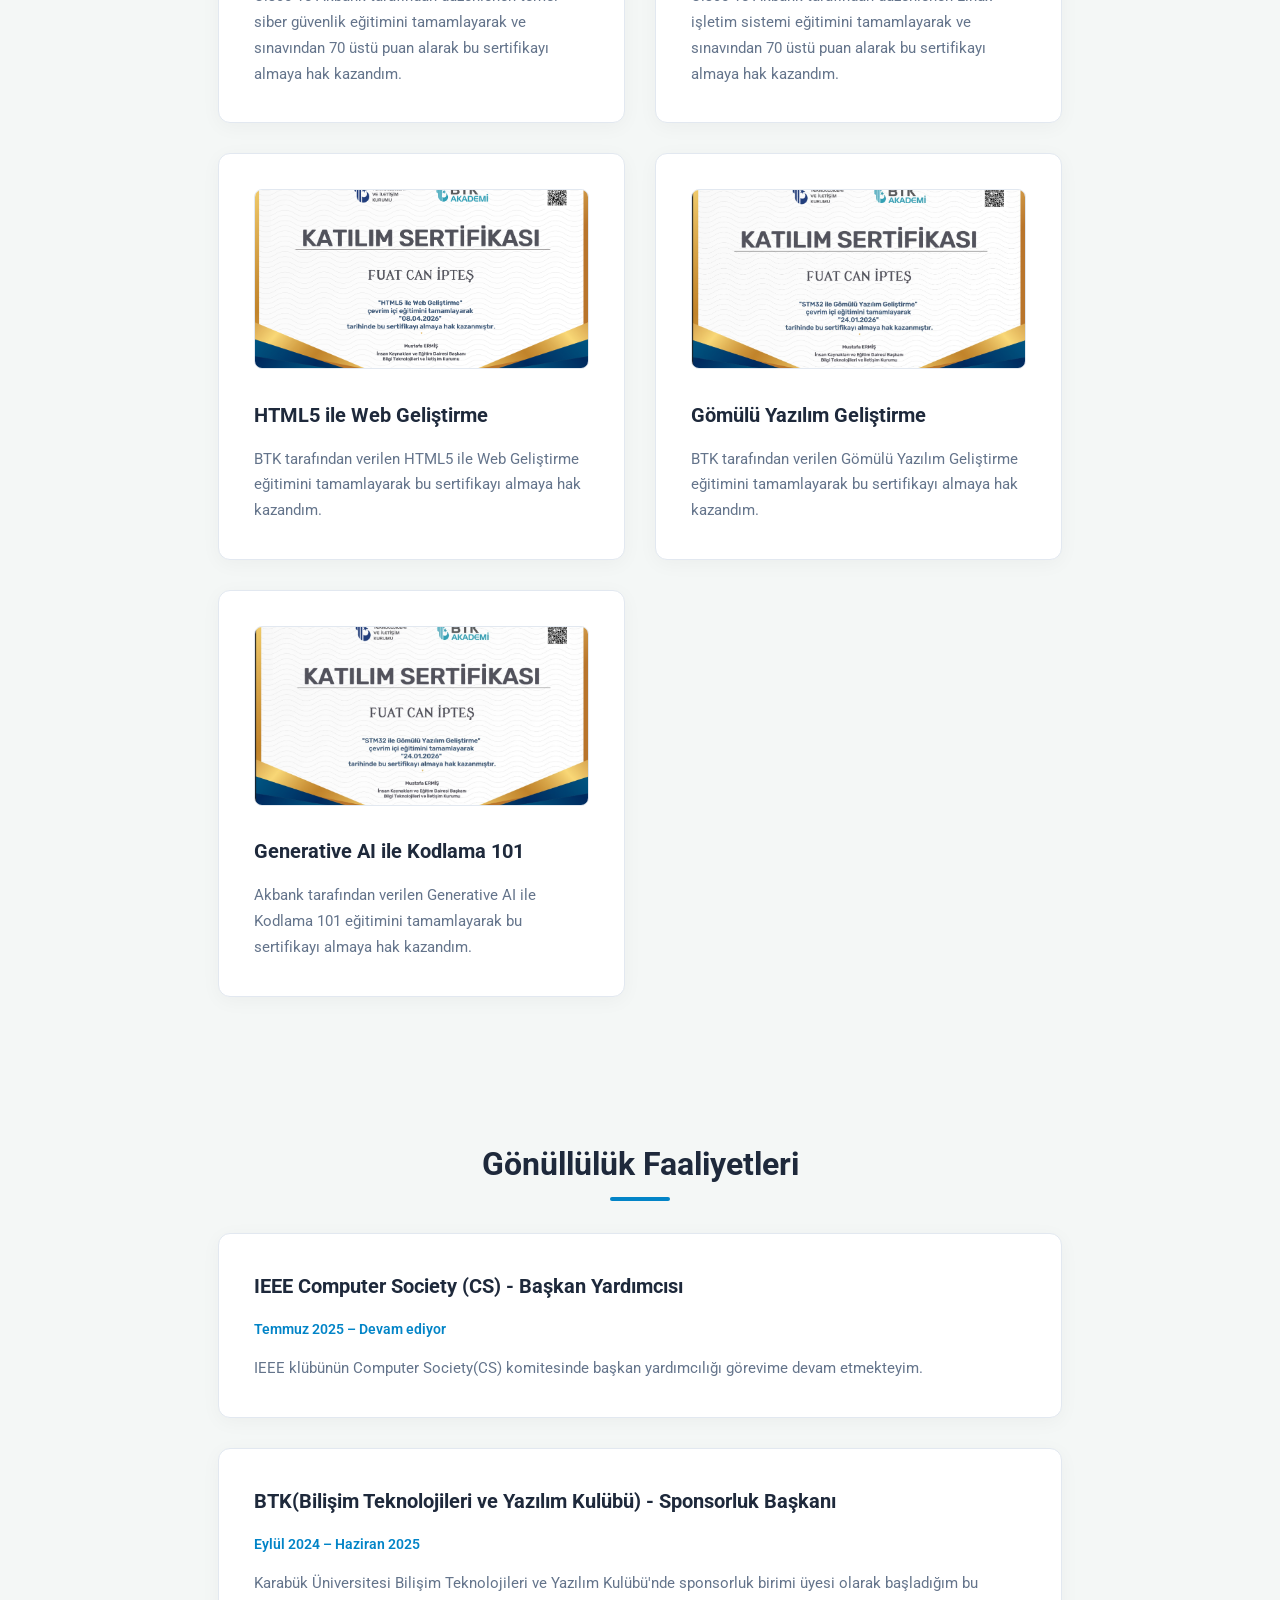
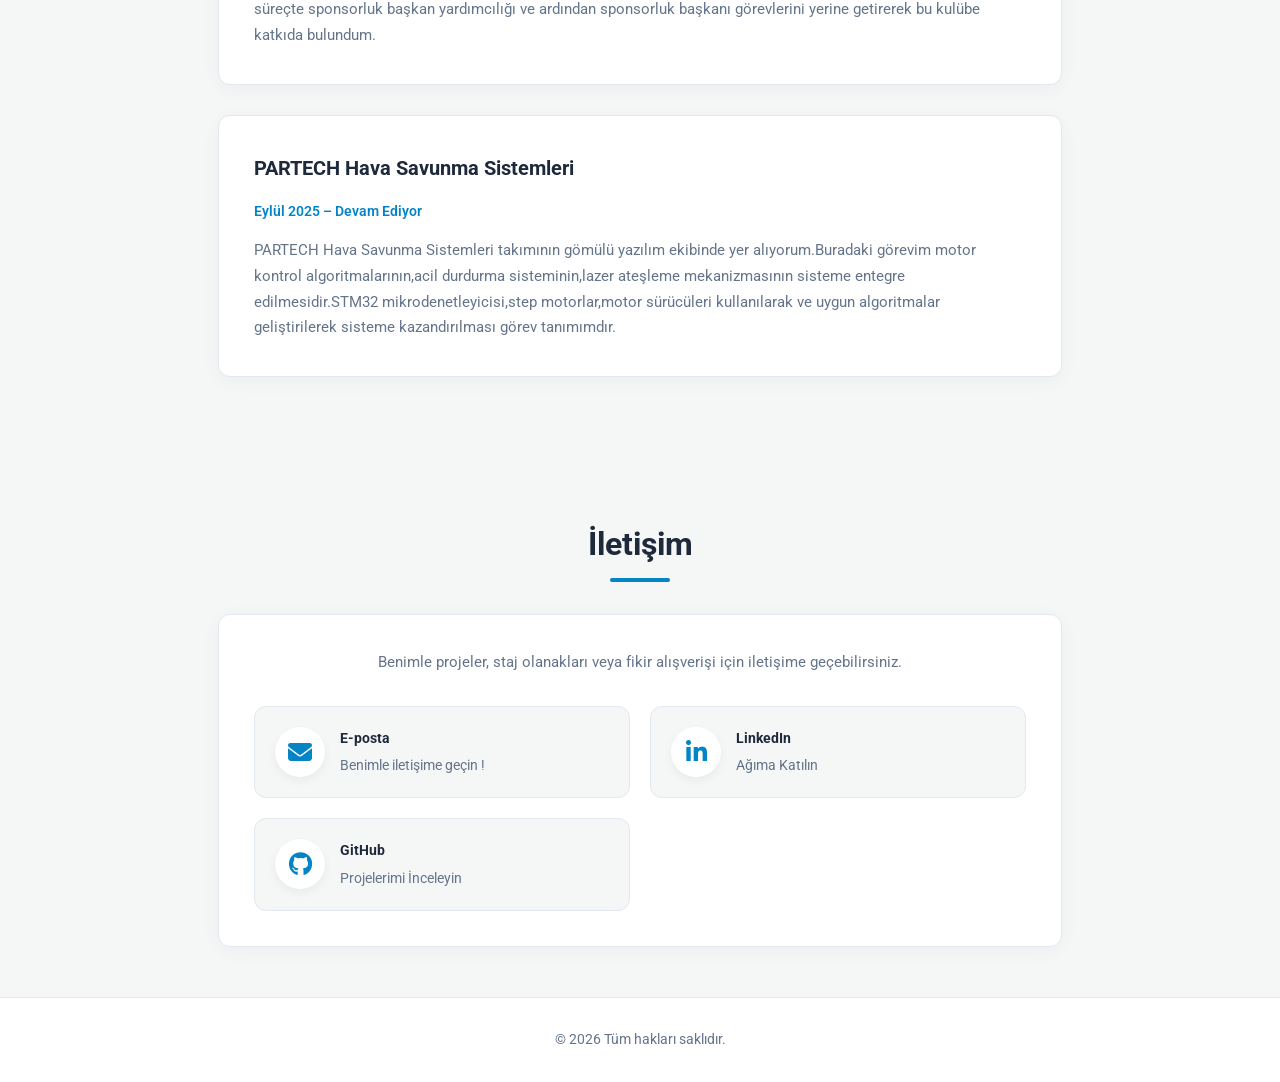
<file: WEB sitem/index.html>
<!DOCTYPE html>
<html lang="tr">
<head>
    <meta charset="UTF-8">
    <meta name="viewport" content="width=device-width, initial-scale=1.0">
    <title>Kişisel Portfolyo</title>
    <link rel="stylesheet" href="https://cdnjs.cloudflare.com/ajax/libs/font-awesome/6.5.1/css/all.min.css">
    <link rel="stylesheet" href="style.css">
</head>
<body>

    <!-- Üst Menü -->
    <header>
        <nav>
            <ul>
                <li><a href="#hero-premium">Ana Sayfa</a></li>
                <li><a href="#hakkimda">Hakkımda</a></li>
                <li><a href="#yetkinlikler">Yetkinlikler</a></li>
                <li><a href="#projeler">Projeler</a></li>
                <li><a href="#sertifikalar">Sertifikalar</a></li>
                <li><a href="#gonulluluk">Gönüllülük</a></li>
                <li><a href="#iletisim">İletişim</a></li>
            </ul>
        </nav>
    </header>

    <!-- Giriş (Hero) Bölümü -->
   <section id="hero-premium">
    <div class="hero-container scroll-anim">
        <div class="hero-photo-side">
            <div class="profile-img-frame">
                <img src="fotolar/fotom.jpeg" alt="Profil Fotoğrafı" class="profile-img-large">
            </div>
        </div>

        <div class="hero-text-side">
            <h1>Fuat Can İpteş</h1> <p class="hero-title">Bilgisayar Mühendisliği Öğrencisi</p>
            
            <div class="hero-tags">
                <span class="skill-tag">
                    <i class="fa-solid fa-microchip"></i> Gömülü Sistemler
                </span>
                <span class="skill-tag">
                    <i class="fa-solid fa-code"></i> Nesne Yönelimli Programlama
                </span>
                <span class="skill-tag">
    <i class="fa-solid fa-window-maximize"></i> Web Programlama
</span>
            </div>

          <div class="hero-actions">
               <a href="fotolar/CV_Fuat_Can_İptes (1).pdf" class="btn-primary" download>Özgeçmişi İndir</a>
                
                <a href="#iletisim" class="btn-secondary">İletişime Geç</a>
            </div>
        </div>
    </div>
</section>

    <!-- Hakkımda -->
    <section id="hakkimda" class="scroll-anim">
        <h2>Hakkımda</h2>
        <div class="card-clean">
            <p>
                Merhabalar Ben Fuat Can İpteş.Karabük Üniversitesi Bilgisayar Mühendisliği 2.sınıf öğrencisiyim.Aktif olarak Hava Savunma sistemleri kategorisindeki bir Teknofest takımında gömülü yazılım(C)geliştirme üzerine çalışmalar yapıyorum.Bunun yanında web tabanlı programlama(HTML,CSS,JS,PhP) üzerine bilgi birikimi arttırmaya devam ediyorum.Kendimi geliştirmeyi ve öğrenmeyi seviyorum.Hedefim Ülkesine Faydalı bir bilgiayar mühendisi olmaktır.
        </div>
    </section>


<section id="yetkinlikler" class="scroll-anim">
        <h2>Yetkinlikler</h2>
        <div class="grid-container">
            
            <div class="card-clean skill-box">
                <i class="fa-solid fa-code icon-skill"></i>
                <h3>Yazılım Dilleri</h3>
                <div class="skill-list-clean">
                    <span>C</span>
                    <span>Java</span>
                    <span>PHP</span>
                    <span>SQL</span>
                    
                </div>
            </div>

            <div class="card-clean skill-box">
                <i class="fa-solid fa-globe icon-skill"></i>
                <h3>Web Geliştirme</h3>
                <div class="skill-list-clean">
                    <span>HTML5 & CSS3</span>
                    <span>JavaScript</span>
                    <span>PHP</span>

                </div>
            </div>

            <div class="card-clean skill-box">
                <i class="fa-solid fa-microchip icon-skill"></i>
                <h3>Donanım & Sistem</h3>
                <div class="skill-list-clean">
                    <span>STM32 (ARM Cortex)</span>
                    <span>UART / SPI / I2C</span>
                    <span>embedded C</span>
                    <span>RTOS</span>
                   
                </div>
            </div>

        </div>
    </section>


    <!-- Projeler -->
    <section id="projeler" class="scroll-anim">
        <h2>Projeler</h2>
        <div class="grid-container">
            <article class="card-clean">
                <h3>Teknofest Çelikkubbe Hava Savunma Sistemi Yarışması</h3>
                <p>Aktif olarak devam eden projemizde donanım kesmeleri (interrupt) tabanlı mikrosaniye hassasiyetinde acil 
durdurma mekanizması geliştirerek lazer ve motor sistemlerinde maksimum güvenlik sağlıyorum ve UART, SPI, I2C 
haberleşme protokolleriyle yüksek hızlı ve optimize edilmiş bir donanım-yazılım entegrasyonu kuruyorum. 
Hassas motor kontrolü ve hedef takip algoritmalarını kullanarak hedef imhasına yönelik çalışmalarımı 
sürdürüyorum.Projemiz güncel olarak ön tasarım raporundan 100 üzerinden 94 puan alarak bir sonraki aşamaya geçmiş bulunmaktadır.</p>
            
<div class="project-tech-tags">
                    <span class="tech-tag">embedded C</span>
                    <span class="tech-tag">STM32 mikrodenetleyicisi</span>
                    <span class="tech-tag">UART/SPI/I2C</span>
                </div>

</article>

            <article class="card-clean">
                <h3>AI Destekli Solana Cüzdan Analizcisi</h3>
                <p>Monad Blitz ve CURSOR tarafından Ankara'da düzenlenen hackathon kapsamında takım arkadaşlarım ile birlikte AI AGENT'lar aracılığıyla müşteri cüzdanlarındaki varlık dağılımlarını analiz ederek 1-7 arasında puanlama yaparak cüzdanın risk seviiyesini analiz edip kullanıcıya şu anki varlık dağılımı hakkında detaylı risk analizi ve açıklama sunulmuştur.Python kütüphaneleri kullanılarak varlık dağılımları görselleştirilmiştir.</p>
                <div class="project-tech-tags">
                    <span class="tech-tag">Python</span>
                    <span class="tech-tag">AI</span>
                    <span class="tech-tag">Solana</span>
                     <span class="tech-tag">Blockchain</span>
                      <span class="tech-tag">AI Agents</span>
                </div>
            </article>


            <article class="card-clean">
                <h3>Web tabanlı E-ticaret Sitesi</h3>
                <p>Bu projede Nalbur adı altındaki hırdavat,iş güvenliği,boya-yapı,el aletleri,elektrikli aletler gibi kategorilerdeki geniş ürün yelpazeli bir e-ticaret sitesi oluşturdum.Frontend için html,css ve javascript teknolojilerini kullandım ve backend için PHP ve MySQL veritabanını kullandım.Admin panelini ve müşterilerin sipariş verebildikleri ve ürünleri inceledikleri bu projede müşteriler ürünlerin açıklamalarını ve özelliklerini fotoğraflarıyla birlikte detaylıca inceleyebilmektedirler ayrıca beğendikleri ürünleri favorilerine ekleyebilmektedirler.Admin sayfasında ise databseyle bağlantılı olarak ürün ekleme,çıkarma,ürünlerin stoklarının takip edilmesi,müşterilerin siparişlerinin durumlarını güncelleyerek müşteriye geri bildiriminin yapılması,stok durumu kritik ürünler için tedarik zincirinin anlık olarak izlenmesi sağlanmıştır.</p>
           <div class="project-tech-tags">
                    <span class="tech-tag">PHP</span>
                    <span class="tech-tag">MySQL</span>
                    <span class="tech-tag">HTML</span>
                     <span class="tech-tag">CSS</span>
                      <span class="tech-tag">JavaScript</span>
                </div>
           
           
            </article>

            

<article class="card-clean">
                <h3>STM32 Mikrodenetleyici ile Sanal mesafe ölçümü ve ortamala hız tespiti</h3>
                <p>Bu proje, STM32G474RE mikrodenetleyicisi kullanılarak sanal bir mesafe ölçümü ve ortalama hız hesaplama sistemini simüle eder. Sistem, mesafe değerlerine göre bir LED ile uyarı verir ve UART üzerinden haberleşme sağlanarak termitte anlık veriler görünecek şekilde durumu raporlar.Bu projede Stm32g474RE mikrodenetleyicisini kullanarak yazılım-donanım entegrasyonu alanında ve canlı verilerin görüntülenmesi konusunda derinleşme fırsatı buldum.</p>
            <div class="project-tech-tags">
                    <span class="tech-tag">Embedded C</span>
                    <span class="tech-tag">STM32 mikrodenetleyicisi</span>
             
                </div>
            
            
            </article>


            <article class="card-clean">
                <h3>OOP ve SOLID Uygulamaları</h3>
                <p>Nesne yönelimli programlama temelleri ve SOLID prensipleri uygulanarak küçük çaplı java projeleri geliştirerek pratik yaptım.</p>
             <div class="project-tech-tags">
                    <span class="tech-tag">Java</span>
                    <span class="tech-tag">Object-Oriented Programming</span>
             
                </div>
            
            </article>


            


        </div>
    </section>

    <!-- Sertifikalar -->
    <section id="sertifikalar" class="scroll-anim">
        <h2>Sertifikalar ve Yetkinlikler</h2>
        <div class="grid-container">
            <div class="card-clean">
                <img src="fotolar/siber.png" alt="Siber Güvenlik Sertifikası" class="cert-img">
                <h3>Siber Güvenliğe Giriş</h3>
                <p>Cisco ve Akbank tarafından düzenlenen temel siber güvenlik eğitimini tamamlayarak ve sınavından 70 üstü puan alarak bu sertifikayı almaya hak kazandım.</p>
            </div>
            <div class="card-clean">
                <img src="fotolar/linux.png" alt="Linux Sertifikası" class="cert-img">
                <h3>Linux Eğitim Sertifikası</h3>
                <p>Cisco ve Akbank tarafından düzenlenen Linux işletim sistemi eğitimini tamamlayarak ve sınavından 70 üstü puan alarak bu sertifikayı almaya hak kazandım.</p>
            </div>

 <div class="card-clean">
                <img src="fotolar/web.png" alt="Linux Sertifikası" class="cert-img">
                <h3>HTML5 ile Web Geliştirme</h3>
                <p>BTK tarafından verilen HTML5 ile Web Geliştirme eğitimini tamamlayarak bu sertifikayı almaya hak kazandım.</p>
            </div>

            <div class="card-clean">
                <img src="fotolar/gömülü.png" alt="Linux Sertifikası" class="cert-img">
                <h3>Gömülü Yazılım Geliştirme</h3>
                <p>BTK tarafından verilen Gömülü Yazılım Geliştirme eğitimini tamamlayarak bu sertifikayı almaya hak kazandım.</p>
            </div>

  <div class="card-clean">
                <img src="fotolar/gömülü.png" alt="Linux Sertifikası" class="cert-img">
                <h3>Generative AI ile Kodlama 101  </h3>
                <p>Akbank tarafından verilen Generative AI ile Kodlama 101 eğitimini tamamlayarak bu sertifikayı almaya hak kazandım.</p>
            </div>




        </div>
    </section>

    <!-- Gönüllülük Faaliyetleri -->
    <section id="gonulluluk" class="scroll-anim">
        <h2>Gönüllülük Faaliyetleri</h2>
        <div class="card-clean">
            <h3>IEEE Computer Society (CS) - Başkan Yardımcısı</h3>
            <p class="date-text">Temmuz 2025 – Devam ediyor</p>
            <p>IEEE klübünün Computer Society(CS) komitesinde başkan yardımcılığı görevime devam etmekteyim.</p>
        </div>

        <div class="card-clean">
            <h3>BTK(Bilişim Teknolojileri ve Yazılım Kulübü) - Sponsorluk Başkanı</h3>
            <p class="date-text">Eylül 2024 – Haziran 2025</p>
            <p>Karabük Üniversitesi Bilişim Teknolojileri ve Yazılım Kulübü'nde sponsorluk birimi üyesi olarak başladığım bu süreçte sponsorluk başkan yardımcılığı ve ardından sponsorluk başkanı görevlerini  yerine getirerek bu kulübe katkıda bulundum.</p>
        </div>

         <div class="card-clean">
            <h3>PARTECH Hava Savunma Sistemleri</h3>
            <p class="date-text">Eylül 2025 – Devam Ediyor</p>
            <p>PARTECH Hava Savunma Sistemleri takımının gömülü yazılım ekibinde yer alıyorum.Buradaki görevim motor kontrol algoritmalarının,acil durdurma sisteminin,lazer ateşleme mekanizmasının sisteme entegre edilmesidir.STM32 mikrodenetleyicisi,step motorlar,motor sürücüleri kullanılarak ve uygun algoritmalar geliştirilerek sisteme kazandırılması görev tanımımdır.</p>
        </div>


    </section>

 





    <!-- İletişim -->
   <section id="iletisim" class="scroll-anim">
        <h2>İletişim</h2>
        <div class="card-clean contact-card">
            <p class="contact-desc">Benimle projeler, staj olanakları veya fikir alışverişi için iletişime geçebilirsiniz.</p>
            
            <div class="contact-links">
                <a href="mailto:caniptes2003@gmail.com" class="contact-item">
                    <div class="icon-box"><i class="fa-solid fa-envelope"></i></div>
                    <div class="contact-info">
                        <span class="contact-label">E-posta</span>
                        <span class="contact-value">Benimle iletişime geçin !</span>
                    </div>
                </a>

                <a href="https://www.linkedin.com/in/fuat-can-ipte%C5%9F-9a575328a/" target="_blank" class="contact-item">
                    <div class="icon-box"><i class="fa-brands fa-linkedin-in"></i></div>
                    <div class="contact-info">
                        <span class="contact-label">LinkedIn</span>
                        <span class="contact-value">Ağıma Katılın</span>
                    </div>
                </a>

                <a href="https://github.com/Fuat-Can-iptes" target="_blank" class="contact-item">
                    <div class="icon-box"><i class="fa-brands fa-github"></i></div>
                    <div class="contact-info">
                        <span class="contact-label">GitHub</span>
                        <span class="contact-value">Projelerimi İnceleyin</span>
                    </div>
                </a>
            </div>
        </div>
    </section>

    <footer>
        <p>&copy; 2026 Tüm hakları saklıdır.</p>
    </footer>

    <script src="app.js"></script>
</body>
</html>
</file>
<file: style.css>
/* Genel Ayarlar ve Tipografi */
@import url('https://fonts.googleapis.com/css2?family=Roboto:wght@300;400;500;700&display=swap');

* {
    margin: 0;
    padding: 0;
    box-sizing: border-box;
    font-family: 'Roboto', sans-serif;
}

/* YENİ NESİL RENK PALETİ */
:root {
    --bg-color: #f4f7f6;        /* Çok hafif, ferah bir arka plan */
    --text-color: #1e293b;      /* Sert siyah yerine modern, koyu antrasit/lacivert */
    --secondary-text: #64748b;  /* Açıklamalar için okunabilir şık bir gri */
    --accent-color: #0284c7;    /* Canlı, profesyonel teknoloji/mühendislik mavisi */
    --accent-hover: #0369a1;    /* Butonlar için biraz daha koyu mavi */
    --accent-light: #f0f9ff;    /* Fare ile üzerine gelince kutularda parlayacak buz mavisi */
    --card-bg: #ffffff;         /* Kartlar için temiz beyaz */
    --border-color: #e2e8f0;    /* Yumuşak, modern çerçeve rengi */
}

html {
    scroll-behavior: smooth;
}

body {
    background-color: var(--bg-color);
    color: var(--text-color);
    line-height: 1.7;
}

/* Navigasyon (Sade ve Beyaz) */
header {
    background-color: rgba(255, 255, 255, 0.95);
    position: fixed;
    width: 100%;
    top: 0;
    z-index: 1000;
    box-shadow: 0 4px 20px rgba(0, 0, 0, 0.03); /* Çok daha yumuşak ve yaygın gölge */
    backdrop-filter: blur(8px);
}

nav ul {
    display: flex;
    justify-content: center;
    list-style: none;
    padding: 1.2rem;
}

nav ul li {
    margin: 0 20px;
}

nav ul li a {
    text-decoration: none;
    color: var(--secondary-text);
    font-weight: 500;
    font-size: 0.95rem;
    transition: color 0.3s;
}

nav ul li a:hover {
    color: var(--accent-color);
}

/* --- GİRİŞ (HERO) BÖLÜMÜ --- */
#hero-premium {
    height: 100vh;
    display: flex;
    align-items: center;
    justify-content: center;
    background-color: var(--bg-color);
    padding-top: 60px;
}

.hero-container {
    display: flex;
    align-items: center;
    justify-content: center;
    gap: 50px;
    max-width: 1100px;
    padding: 0 20px;
}

.profile-img-frame {
    width: 250px;
    height: 250px;
    min-width: 250px;
    border-radius: 50%;
    border: 5px solid var(--card-bg);
    box-shadow: 0 15px 35px rgba(2, 132, 199, 0.15); /* Fotoğrafın altına vurgu renginde çok hafif bir parlama eklendi */
    overflow: hidden;
}

.profile-img-large {
    width: 100% !important;
    height: 100% !important;
    object-fit: cover !important;
}

.hero-text-side {
    text-align: left;
}

.hero-text-side h1 {
    font-size: 3.2rem;
    color: var(--text-color); /* İsmin siyah/antrasit kalsın, daha asil durur */
    margin-bottom: 5px;
    font-weight: 700;
    letter-spacing: -0.5px;
}

.hero-title {
    font-size: 1.1rem;
    color: var(--accent-color); /* Unvanı mavi yaptık, dikkat çekici oldu */
    margin-bottom: 25px;
    font-weight: 500;
}

.hero-tags {
    display: flex;
    flex-wrap: wrap;
    gap: 12px;
    margin-bottom: 30px;
}

.skill-tag {
    background-color: var(--card-bg);
    color: var(--text-color);
    padding: 8px 16px;
    border-radius: 20px;
    font-size: 0.9rem;
    font-weight: 500;
    border: 1px solid var(--border-color);
    display: flex;
    align-items: center;
    gap: 8px;
    box-shadow: 0 2px 5px rgba(0,0,0,0.02);
    transition: all 0.3s ease;
}

.skill-tag i {
    color: var(--accent-color);
}

.skill-tag:hover {
    background-color: var(--accent-light);
    border-color: var(--accent-color);
    color: var(--accent-color);
    transform: translateY(-2px); /* Akıcılık katan küçük zıplama efekti */
}

/* BUTONLAR */
.hero-actions {
    display: flex;
    gap: 15px;
}

.btn-primary, .btn-secondary {
    padding: 12px 26px;
    border-radius: 6px;
    font-weight: 600;
    text-decoration: none;
    transition: all 0.3s ease;
    font-size: 0.95rem;
}

.btn-primary {
    background-color: var(--accent-color);
    color: #ffffff;
    border: 1px solid var(--accent-color);
    box-shadow: 0 4px 10px rgba(2, 132, 199, 0.3); /* Butona tatlı bir gölge */
}

.btn-primary:hover {
    background-color: var(--accent-hover);
    border-color: var(--accent-hover);
    transform: translateY(-2px);
}

.btn-secondary {
    background-color: transparent;
    color: var(--accent-color);
    border: 2px solid var(--accent-color);
}

.btn-secondary:hover {
    background-color: var(--accent-light);
    transform: translateY(-2px);
}

/* Bölüm İçerikleri */
section:not(#hero-premium) {
    padding: 90px 10% 50px;
    max-width: 1100px;
    margin: 0 auto;
}

h2 {
    font-size: 2rem;
    margin-bottom: 2rem;
    color: var(--text-color);
    text-align: center;
    font-weight: 700;
    position: relative;
    padding-bottom: 10px;
}

/* Başlıkların altına profesyonel mavi bir çizgi eklendi */
h2::after {
    content: "";
    position: absolute;
    bottom: 0;
    left: 50%;
    transform: translateX(-50%);
    width: 60px;
    height: 4px;
    background-color: var(--accent-color);
    border-radius: 2px;
}

/* Kart Tasarımı */
.card-clean {
    background-color: var(--card-bg);
    padding: 35px;
    border-radius: 12px; /* Köşeleri biraz daha yumuşattık */
    box-shadow: 0 4px 20px rgba(0, 0, 0, 0.04);
    border: 1px solid var(--border-color);
    transition: transform 0.3s ease, box-shadow 0.3s ease, border-color 0.3s ease;
}

.card-clean:hover {
    transform: translateY(-5px);
    box-shadow: 0 10px 30px rgba(2, 132, 199, 0.1); /* Hover durumunda gölge maviye çalıyor */
    border-color: rgba(2, 132, 199, 0.3);
}

/* Izgara Yapısı */
.grid-container {
    display: grid;
    grid-template-columns: repeat(auto-fit, minmax(300px, 1fr));
    gap: 30px;
}

.card-clean h3 {
    font-size: 1.25rem;
    color: var(--text-color);
    margin-bottom: 15px;
}

.card-clean p {
    color: var(--secondary-text); /* Metinler okunabilirlik için gri */
    font-size: 0.95rem;
}

.project-description {
    color: var(--secondary-text);
    font-size: 0.95rem;
    line-height: 1.7;
}

.project-description ul {
    margin: 15px 0 20px 25px;
    padding-left: 10px;
}

.project-description li {
    margin-bottom: 6px;
}

.project-description strong {
    color: var(--text-color);
    font-weight: 600;
}

.date-text {
    color: var(--accent-color) !important; /* Tarihleri vurgulamak için mavi yaptık */
    font-size: 0.85rem !important;
    margin-bottom: 15px;
    font-style: normal;
    font-weight: 600;
}

/* Sertifika Görselleri */
.cert-img {
    width: 100%;
    height: 180px;
    object-fit: cover;
    border-radius: 8px;
    margin-bottom: 20px;
    border: 1px solid var(--border-color);
}

/* --- PROJE TEKNOLOJİ ETİKETLERİ --- */
.project-tech-tags {
    display: flex;
    flex-wrap: wrap;
    gap: 8px;
    margin-top: 20px;
    padding-top: 15px;
    border-top: 1px solid var(--border-color);
}

.tech-tag {
    background-color: var(--bg-color);
    color: var(--secondary-text);
    padding: 6px 14px;
    border-radius: 15px;
    font-size: 0.8rem;
    font-weight: 600;
    border: 1px solid var(--border-color);
    transition: all 0.3s ease;
}

.card-clean:hover .tech-tag {
    border-color: rgba(2, 132, 199, 0.3); /* Kartın üzerine gelince etiketler hareketlenir */
}

.tech-tag:hover {
    background-color: var(--accent-color);
    color: #fff;
    border-color: var(--accent-color);
    transform: translateY(-2px);
}

/* --- YETKİNLİKLER BÖLÜMÜ --- */
.skill-box {
    text-align: center;
}

.icon-skill {
    font-size: 2.5rem;
    color: var(--accent-color);
    margin-bottom: 15px;
    transition: transform 0.3s ease;
}

.card-clean:hover .icon-skill {
    transform: scale(1.1); /* Karta gelince ikon hafifçe büyür */
}

.skill-box h3 {
    margin-bottom: 20px;
    font-size: 1.3rem;
}

.skill-list-clean {
    display: flex;
    flex-direction: column;
    gap: 12px;
}

.skill-list-clean span {
    background-color: var(--bg-color);
    color: var(--text-color);
    padding: 12px 15px;
    border-radius: 8px;
    font-size: 0.95rem;
    font-weight: 500;
    border: 1px solid var(--border-color);
    transition: all 0.3s ease;
}

.skill-list-clean span:hover {
    background-color: var(--accent-light);
    border-color: var(--accent-color);
    color: var(--accent-color);
    transform: translateX(5px); /* Yetkinliklere gelince sağa doğru şık bir kayma */
}

/* --- GÖNÜLLÜLÜK BÖLÜMÜ --- */
#gonulluluk .card-clean {
    margin-bottom: 30px;
}

#gonulluluk .card-clean:last-child {
    margin-bottom: 0;
}

/* --- İLETİŞİM BÖLÜMÜ --- */
.contact-card {
    text-align: center;
}

.contact-desc {
    margin-bottom: 30px;
    font-size: 1.1rem;
    color: var(--secondary-text);
}

.contact-links {
    display: grid;
    grid-template-columns: repeat(auto-fit, minmax(250px, 1fr));
    gap: 20px;
}

.contact-item {
    display: flex;
    align-items: center;
    text-decoration: none;
    padding: 20px;
    background-color: var(--bg-color);
    border-radius: 12px;
    border: 1px solid var(--border-color);
    transition: all 0.3s ease;
}

.contact-item:hover {
    transform: translateY(-5px);
    background-color: var(--card-bg);
    border-color: var(--accent-color);
    box-shadow: 0 10px 20px rgba(2, 132, 199, 0.1);
}

.icon-box {
    width: 50px;
    height: 50px;
    display: flex;
    align-items: center;
    justify-content: center;
    background-color: var(--card-bg);
    border-radius: 50%;
    box-shadow: 0 4px 10px rgba(0, 0, 0, 0.05);
    font-size: 1.5rem;
    color: var(--accent-color);
    margin-right: 15px;
    transition: color 0.3s ease;
}

.contact-item:hover:nth-child(2) .icon-box { color: #0077b5; }
.contact-item:hover:nth-child(3) .icon-box { color: #333; }

.contact-info {
    display: flex;
    flex-direction: column;
    text-align: left;
}

.contact-label {
    font-size: 0.9rem;
    font-weight: 700;
    color: var(--text-color);
    margin-bottom: 3px;
}

.contact-value {
    font-size: 0.85rem;
    color: var(--secondary-text);
}

/* Footer */
footer {
    text-align: center;
    padding: 30px;
    background-color: var(--card-bg);
    color: var(--secondary-text);
    font-size: 0.9rem;
    border-top: 1px solid var(--border-color);
}

/* Scroll Animasyonları */
.scroll-anim {
    opacity: 0;
    transform: translateY(20px);
    transition: opacity 0.7s ease-out, transform 0.7s ease-out;
}

.scroll-anim.goster {
    opacity: 1;
    transform: translateY(0);
}

/* MOBİL UYUMLULUK */
@media (max-width: 768px) {
    nav ul { flex-direction: column; text-align: center; padding: 1rem 0; }
    nav ul li { margin: 8px 0; }
    
    .hero-container {
        flex-direction: column;
        text-align: center;
        gap: 30px;
    }
    .hero-text-side {
        text-align: center;
    }
    .hero-tags, .hero-actions {
        justify-content: center;
    }
    
    section:not(#hero-premium) { padding: 70px 5% 40px; }
}
</file>
<file: WEB sitem/style.css>
/* Genel Ayarlar ve Tipografi */
@import url('https://fonts.googleapis.com/css2?family=Roboto:wght@300;400;500;700&display=swap');

* {
    margin: 0;
    padding: 0;
    box-sizing: border-box;
    font-family: 'Roboto', sans-serif;
}

/* YENİ NESİL RENK PALETİ */
:root {
    --bg-color: #f4f7f6;        /* Çok hafif, ferah bir arka plan */
    --text-color: #1e293b;      /* Sert siyah yerine modern, koyu antrasit/lacivert */
    --secondary-text: #64748b;  /* Açıklamalar için okunabilir şık bir gri */
    --accent-color: #0284c7;    /* Canlı, profesyonel teknoloji/mühendislik mavisi */
    --accent-hover: #0369a1;    /* Butonlar için biraz daha koyu mavi */
    --accent-light: #f0f9ff;    /* Fare ile üzerine gelince kutularda parlayacak buz mavisi */
    --card-bg: #ffffff;         /* Kartlar için temiz beyaz */
    --border-color: #e2e8f0;    /* Yumuşak, modern çerçeve rengi */
}

html {
    scroll-behavior: smooth;
}

body {
    background-color: var(--bg-color);
    color: var(--text-color);
    line-height: 1.7;
}

/* Navigasyon (Sade ve Beyaz) */
header {
    background-color: rgba(255, 255, 255, 0.95);
    position: fixed;
    width: 100%;
    top: 0;
    z-index: 1000;
    box-shadow: 0 4px 20px rgba(0, 0, 0, 0.03); /* Çok daha yumuşak ve yaygın gölge */
    backdrop-filter: blur(8px);
}

nav ul {
    display: flex;
    justify-content: center;
    list-style: none;
    padding: 1.2rem;
}

nav ul li {
    margin: 0 20px;
}

nav ul li a {
    text-decoration: none;
    color: var(--secondary-text);
    font-weight: 500;
    font-size: 0.95rem;
    transition: color 0.3s;
}

nav ul li a:hover {
    color: var(--accent-color);
}

/* --- GİRİŞ (HERO) BÖLÜMÜ --- */
#hero-premium {
    height: 100vh;
    display: flex;
    align-items: center;
    justify-content: center;
    background-color: var(--bg-color);
    padding-top: 60px;
}

.hero-container {
    display: flex;
    align-items: center;
    justify-content: center;
    gap: 50px;
    max-width: 1100px;
    padding: 0 20px;
}

.profile-img-frame {
    width: 250px;
    height: 250px;
    min-width: 250px;
    border-radius: 50%;
    border: 5px solid var(--card-bg);
    box-shadow: 0 15px 35px rgba(2, 132, 199, 0.15); /* Fotoğrafın altına vurgu renginde çok hafif bir parlama eklendi */
    overflow: hidden;
}

.profile-img-large {
    width: 100% !important;
    height: 100% !important;
    object-fit: cover !important;
}

.hero-text-side {
    text-align: left;
}

.hero-text-side h1 {
    font-size: 3.2rem;
    color: var(--text-color); /* İsmin siyah/antrasit kalsın, daha asil durur */
    margin-bottom: 5px;
    font-weight: 700;
    letter-spacing: -0.5px;
}

.hero-title {
    font-size: 1.1rem;
    color: var(--accent-color); /* Unvanı mavi yaptık, dikkat çekici oldu */
    margin-bottom: 25px;
    font-weight: 500;
}

.hero-tags {
    display: flex;
    flex-wrap: wrap;
    gap: 12px;
    margin-bottom: 30px;
}

.skill-tag {
    background-color: var(--card-bg);
    color: var(--text-color);
    padding: 8px 16px;
    border-radius: 20px;
    font-size: 0.9rem;
    font-weight: 500;
    border: 1px solid var(--border-color);
    display: flex;
    align-items: center;
    gap: 8px;
    box-shadow: 0 2px 5px rgba(0,0,0,0.02);
    transition: all 0.3s ease;
}

.skill-tag i {
    color: var(--accent-color);
}

.skill-tag:hover {
    background-color: var(--accent-light);
    border-color: var(--accent-color);
    color: var(--accent-color);
    transform: translateY(-2px); /* Akıcılık katan küçük zıplama efekti */
}

/* BUTONLAR */
.hero-actions {
    display: flex;
    gap: 15px;
}

.btn-primary, .btn-secondary {
    padding: 12px 26px;
    border-radius: 6px;
    font-weight: 600;
    text-decoration: none;
    transition: all 0.3s ease;
    font-size: 0.95rem;
}

.btn-primary {
    background-color: var(--accent-color);
    color: #ffffff;
    border: 1px solid var(--accent-color);
    box-shadow: 0 4px 10px rgba(2, 132, 199, 0.3); /* Butona tatlı bir gölge */
}

.btn-primary:hover {
    background-color: var(--accent-hover);
    border-color: var(--accent-hover);
    transform: translateY(-2px);
}

.btn-secondary {
    background-color: transparent;
    color: var(--accent-color);
    border: 2px solid var(--accent-color);
}

.btn-secondary:hover {
    background-color: var(--accent-light);
    transform: translateY(-2px);
}

/* Bölüm İçerikleri */
section:not(#hero-premium) {
    padding: 90px 10% 50px;
    max-width: 1100px;
    margin: 0 auto;
}

h2 {
    font-size: 2rem;
    margin-bottom: 2rem;
    color: var(--text-color);
    text-align: center;
    font-weight: 700;
    position: relative;
    padding-bottom: 10px;
}

/* Başlıkların altına profesyonel mavi bir çizgi eklendi */
h2::after {
    content: "";
    position: absolute;
    bottom: 0;
    left: 50%;
    transform: translateX(-50%);
    width: 60px;
    height: 4px;
    background-color: var(--accent-color);
    border-radius: 2px;
}

/* Kart Tasarımı */
.card-clean {
    background-color: var(--card-bg);
    padding: 35px;
    border-radius: 12px; /* Köşeleri biraz daha yumuşattık */
    box-shadow: 0 4px 20px rgba(0, 0, 0, 0.04);
    border: 1px solid var(--border-color);
    transition: transform 0.3s ease, box-shadow 0.3s ease, border-color 0.3s ease;
}

.card-clean:hover {
    transform: translateY(-5px);
    box-shadow: 0 10px 30px rgba(2, 132, 199, 0.1); /* Hover durumunda gölge maviye çalıyor */
    border-color: rgba(2, 132, 199, 0.3);
}

/* Izgara Yapısı */
.grid-container {
    display: grid;
    grid-template-columns: repeat(auto-fit, minmax(300px, 1fr));
    gap: 30px;
}

.card-clean h3 {
    font-size: 1.25rem;
    color: var(--text-color);
    margin-bottom: 15px;
}

.card-clean p {
    color: var(--secondary-text); /* Metinler okunabilirlik için gri */
    font-size: 0.95rem;
}

.date-text {
    color: var(--accent-color) !important; /* Tarihleri vurgulamak için mavi yaptık */
    font-size: 0.85rem !important;
    margin-bottom: 15px;
    font-style: normal;
    font-weight: 600;
}

/* Sertifika Görselleri */
.cert-img {
    width: 100%;
    height: 180px;
    object-fit: cover;
    border-radius: 8px;
    margin-bottom: 20px;
    border: 1px solid var(--border-color);
}

/* --- PROJE TEKNOLOJİ ETİKETLERİ --- */
.project-tech-tags {
    display: flex;
    flex-wrap: wrap;
    gap: 8px;
    margin-top: 20px;
    padding-top: 15px;
    border-top: 1px solid var(--border-color);
}

.tech-tag {
    background-color: var(--bg-color);
    color: var(--secondary-text);
    padding: 6px 14px;
    border-radius: 15px;
    font-size: 0.8rem;
    font-weight: 600;
    border: 1px solid var(--border-color);
    transition: all 0.3s ease;
}

.card-clean:hover .tech-tag {
    border-color: rgba(2, 132, 199, 0.3); /* Kartın üzerine gelince etiketler hareketlenir */
}

.tech-tag:hover {
    background-color: var(--accent-color);
    color: #fff;
    border-color: var(--accent-color);
    transform: translateY(-2px);
}

/* --- YETKİNLİKLER BÖLÜMÜ --- */
.skill-box {
    text-align: center;
}

.icon-skill {
    font-size: 2.5rem;
    color: var(--accent-color);
    margin-bottom: 15px;
    transition: transform 0.3s ease;
}

.card-clean:hover .icon-skill {
    transform: scale(1.1); /* Karta gelince ikon hafifçe büyür */
}

.skill-box h3 {
    margin-bottom: 20px;
    font-size: 1.3rem;
}

.skill-list-clean {
    display: flex;
    flex-direction: column;
    gap: 12px;
}

.skill-list-clean span {
    background-color: var(--bg-color);
    color: var(--text-color);
    padding: 12px 15px;
    border-radius: 8px;
    font-size: 0.95rem;
    font-weight: 500;
    border: 1px solid var(--border-color);
    transition: all 0.3s ease;
}

.skill-list-clean span:hover {
    background-color: var(--accent-light);
    border-color: var(--accent-color);
    color: var(--accent-color);
    transform: translateX(5px); /* Yetkinliklere gelince sağa doğru şık bir kayma */
}

/* --- GÖNÜLLÜLÜK BÖLÜMÜ --- */
#gonulluluk .card-clean {
    margin-bottom: 30px;
}

#gonulluluk .card-clean:last-child {
    margin-bottom: 0;
}

/* --- İLETİŞİM BÖLÜMÜ --- */
.contact-card {
    text-align: center;
}

.contact-desc {
    margin-bottom: 30px;
    font-size: 1.1rem;
    color: var(--secondary-text);
}

.contact-links {
    display: grid;
    grid-template-columns: repeat(auto-fit, minmax(250px, 1fr));
    gap: 20px;
}

.contact-item {
    display: flex;
    align-items: center;
    text-decoration: none;
    padding: 20px;
    background-color: var(--bg-color);
    border-radius: 12px;
    border: 1px solid var(--border-color);
    transition: all 0.3s ease;
}

.contact-item:hover {
    transform: translateY(-5px);
    background-color: var(--card-bg);
    border-color: var(--accent-color);
    box-shadow: 0 10px 20px rgba(2, 132, 199, 0.1);
}

.icon-box {
    width: 50px;
    height: 50px;
    display: flex;
    align-items: center;
    justify-content: center;
    background-color: var(--card-bg);
    border-radius: 50%;
    box-shadow: 0 4px 10px rgba(0, 0, 0, 0.05);
    font-size: 1.5rem;
    color: var(--accent-color);
    margin-right: 15px;
    transition: color 0.3s ease;
}

.contact-item:hover:nth-child(2) .icon-box { color: #0077b5; }
.contact-item:hover:nth-child(3) .icon-box { color: #333; }

.contact-info {
    display: flex;
    flex-direction: column;
    text-align: left;
}

.contact-label {
    font-size: 0.9rem;
    font-weight: 700;
    color: var(--text-color);
    margin-bottom: 3px;
}

.contact-value {
    font-size: 0.85rem;
    color: var(--secondary-text);
}

/* Footer */
footer {
    text-align: center;
    padding: 30px;
    background-color: var(--card-bg);
    color: var(--secondary-text);
    font-size: 0.9rem;
    border-top: 1px solid var(--border-color);
}

/* Scroll Animasyonları */
.scroll-anim {
    opacity: 0;
    transform: translateY(20px);
    transition: opacity 0.7s ease-out, transform 0.7s ease-out;
}

.scroll-anim.goster {
    opacity: 1;
    transform: translateY(0);
}

/* MOBİL UYUMLULUK */
@media (max-width: 768px) {
    nav ul { flex-direction: column; text-align: center; padding: 1rem 0; }
    nav ul li { margin: 8px 0; }
    
    .hero-container {
        flex-direction: column;
        text-align: center;
        gap: 30px;
    }
    .hero-text-side {
        text-align: center;
    }
    .hero-tags, .hero-actions {
        justify-content: center;
    }
    
    section:not(#hero-premium) { padding: 70px 5% 40px; }
}
</file>
